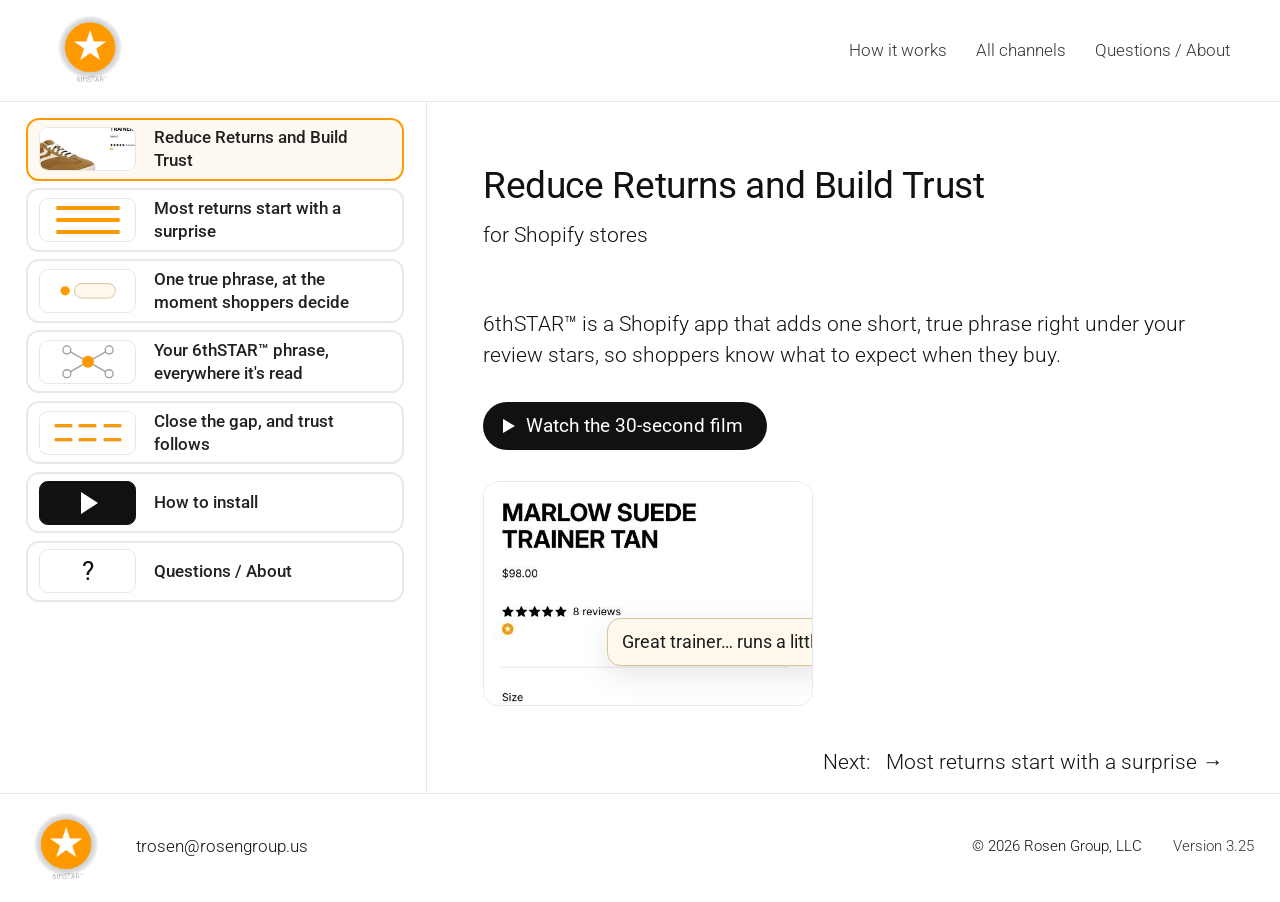
<file: index.html>
<!doctype html>
<html lang="en">
<head>
<meta charset="utf-8">
<meta name="viewport" content="width=device-width, initial-scale=1">
<title>6thSTAR™ — Reduce Returns and Build Trust</title>
<meta name="description" content="6thSTAR™ is a Shopify app that adds one short, true phrase right under your review stars, so shoppers know what to expect when they buy.">
<meta property="og:type" content="website">
<meta property="og:site_name" content="6thSTAR™">
<meta property="og:title" content="6thSTAR™ — Reduce Returns and Build Trust">
<meta property="og:description" content="6thSTAR™ is a Shopify app that adds one short, true phrase right under your review stars, so shoppers know what to expect when they buy.">
<meta property="og:image" content="https://6thstar.us/assets/og-image.jpg">
<meta property="og:image:width" content="1200">
<meta property="og:image:height" content="630">
<meta property="og:image:alt" content="Reduce Returns and Build Trust, for Shopify stores: the 6thSTAR™ phrase on a product page">
<meta name="twitter:card" content="summary_large_image">
<meta name="twitter:title" content="6thSTAR™ — Reduce Returns and Build Trust">
<meta name="twitter:description" content="6thSTAR™ is a Shopify app that adds one short, true phrase right under your review stars, so shoppers know what to expect when they buy.">
<meta name="twitter:image" content="https://6thstar.us/assets/og-image.jpg">
<link rel="icon" href="/assets/6thstar-mark-96.png">
<link rel="apple-touch-icon" href="/assets/apple-touch-icon.png">
<link rel="preload" href="/assets/fonts/roboto-300-500.woff" as="font" type="font/woff" crossorigin>
<link rel="stylesheet" href="/assets/site.css">
<link rel="canonical" href="https://6thstar.us/">
<meta property="og:url" content="https://6thstar.us/">
</head>
<body>
<header class="top"><div class="in">
  <a class="brand" href="/" aria-label="6thSTAR™ home"><img src="/assets/6thstar-mark.png" alt="6thSTAR™" width="72" height="72"></a>
  <nav>
    <a class="txt" href="/#how">How it works</a>
    <a class="txt" href="/#ai">All channels</a>
    <a class="txt" href="/#questions">Questions / About</a>
  </nav>
</div></header>
<main>

<div class="frames">
<nav class="fnav" aria-label="Sections">
  <a class="fcard" href="#top" data-for="top"><span class="fth fth-shoe"><img src="/assets/marlow-hero.jpg" alt=""></span><span class="fname">Reduce Returns and Build Trust</span></a>
  <a class="fcard" href="#why" data-for="why"><span class="fth fth-why"><i></i><i></i><i></i></span><span class="fname">Most returns start with a surprise</span></a>
  <a class="fcard" href="#how" data-for="how"><span class="fth fth-how"><svg viewBox="0 0 96 60" aria-hidden="true"><circle cx="14" cy="30" r="7" fill="#ff9900"/><rect x="28" y="19" width="62" height="22" rx="11" fill="#fff8ec" stroke="#d9c39b" stroke-width="1.5"/></svg></span><span class="fname">One true phrase, at the moment shoppers decide</span></a>
  <a class="fcard" href="#ai" data-for="ai"><span class="fth fth-ai"><svg viewBox="0 0 96 60" aria-hidden="true"><g stroke="#9a9a9a" stroke-width="2"><path d="M48 30 L16 12"/><path d="M48 30 L80 12"/><path d="M48 30 L16 48"/><path d="M48 30 L80 48"/></g><g fill="#fff" stroke="#9a9a9a" stroke-width="2"><circle cx="16" cy="12" r="6"/><circle cx="80" cy="12" r="6"/><circle cx="16" cy="48" r="6"/><circle cx="80" cy="48" r="6"/></g><circle cx="48" cy="30" r="9" fill="#ff9900"/></svg></span><span class="fname">Your 6thSTAR™ phrase, everywhere it's read</span></a>
  <a class="fcard" href="#get" data-for="get"><span class="fth fth-get"><i></i><i></i><i></i><i></i><i></i><i></i></span><span class="fname">Close the gap, and trust follows</span></a>
  <a class="fcard" href="#story" data-for="story"><span class="fth fth-film"><b></b></span><span class="fname">How to install</span></a>
  <a class="fcard" href="#questions" data-for="questions"><span class="fth fth-q">?</span><span class="fname">Questions / About</span></a>
</nav>
<div class="fpanel">
<section class="sec hero2" id="top"><div class="in intro">
  <h1>Reduce Returns and Build Trust</h1>
  <p class="for">for Shopify stores</p>
</div><div class="in two">
  <div class="words">
    <p class="sub">6thSTAR™ is a Shopify app that adds one short, true phrase right under your review stars, so shoppers know what to expect when they buy.</p>
    <div class="acts">
      <button class="playlink" type="button" data-film-open data-src="/assets/whole-story-v1-4.mp4" data-poster="/assets/whole-story-poster.jpg" data-vtt="/assets/whole-story-v1-4.vtt">Watch the 30-second film</button>
    </div>
  </div>
  <figure class="shot open hero-shot">
    <div class="frame"><picture><source media="(max-width:700px)" srcset="/assets/marlow-hero-m.jpg"><img src="/assets/marlow-hero-v2.jpg" alt="MARLOW SUEDE TRAINER TAN on 6thstar-sample: the photo, the title, the review stars, and the 6thSTAR™ phrase open under them" width="1200" height="420"></picture>
    <div class="line-pop">Great trainer… runs a little narrow across the foot…</div></div>
    
  </figure>
</div></section>

<section class="sec" id="why"><div class="in">
  <h2>Most returns start with a surprise.</h2>
  <p class="sub">The product was fine. The expectation wasn't.</p>
  <div class="cols3">
    <div><h3>Shoppers decide in seconds</h3><p>The photo, the stars and the price form an impression before a word is read.</p></div>
    <div><h3>The impression becomes the yardstick</h3><p>Whatever arrives is judged against what the shopper expected.</p></div>
    <div><h3>A missed expectation comes back</h3><p>Not because it's faulty, just not what they expected. The margin goes back with the box.</p></div>
  </div>
  <figure class="shot open page-shot">
    <div class="frame"><img src="/assets/marlow-page-card-v2.jpg" alt="MARLOW SUEDE TRAINER TAN on a product page, with the 6thSTAR™ phrase open under the review stars" width="1200" height="640" loading="lazy">
    <div class="line-pop" data-room="0.4">Great trainer… runs a little narrow across the foot…</div></div>
  </figure>
</div></section>

<section class="sec" id="how"><div class="in">
  <h2>One true phrase, at the moment shoppers decide.</h2>
  <p class="sub">There's one moment that matters: just before the shopper decides. After it, the expectation has hardened. Before it, one true thing can still shape it.</p>
  <ol class="steps">
    <li><div class="pic"><svg class="draw" viewBox="0 0 320 200" role="img" aria-label="Three sources, your product page, reviews and returns, feeding one point">
  <g font-family="Roboto, sans-serif" font-size="15" fill="#333">
    <rect x="8" y="14" width="118" height="40" rx="10" fill="#fff" stroke="#cfcfcf"/><text x="67" y="39" text-anchor="middle">Product page</text>
    <rect x="8" y="80" width="118" height="40" rx="10" fill="#fff" stroke="#cfcfcf"/><text x="67" y="105" text-anchor="middle">Reviews</text>
    <rect x="8" y="146" width="118" height="40" rx="10" fill="#fff" stroke="#cfcfcf"/><text x="67" y="171" text-anchor="middle">Returns</text>
  </g>
  <g fill="none" stroke="#bdbdbd" stroke-width="1.5">
    <path d="M126 34 C 200 34, 210 100, 262 100"/><path d="M126 100 L 262 100"/><path d="M126 166 C 200 166, 210 100, 262 100"/>
  </g>
  <circle cx="274" cy="100" r="13" fill="#ff9900"/>
</svg></div><h3>It reads your store.</h3><p>Over 100 signals compare everything shoppers are promised before they buy with what buyers experienced after: your product pages, reviews and returns.</p></li>
    <li><div class="pic"><svg class="draw" viewBox="0 0 320 200" role="img" aria-label="The one point: runs a little narrow across the foot">
  <circle cx="40" cy="100" r="13" fill="#ff9900"/>
  <path d="M53 100 L 70 100" stroke="#bdbdbd" stroke-width="1.5"/>
  <rect x="70" y="80" width="244" height="40" rx="12" fill="#fff8ec" stroke="#d9c39b"/>
  <g font-family="Roboto, sans-serif" fill="#111"><text x="82" y="105" font-size="12.5">Runs a little narrow across the foot</text></g>
</svg></div><h3>It finds the one thing shoppers don't expect.</h3><p>Stars tell what buyers said. Returns tell what they kept.</p></li>
    <li><div class="pic"><figure class="shot open mini"><div class="frame"><img src="/assets/marlow-stars.jpg" alt="MARLOW's title, price and review stars, with the 6thSTAR™ phrase open under them" width="510" height="320" loading="lazy"><div class="line-pop">Great trainer… runs a little narrow across the foot…</div></div></figure></div><h3>It says it, right under your stars.</h3><p>First it confirms the choice, then it tells the truth, the way a friend would: "Great trainer… runs a little narrow across the foot…"</p></li>
  </ol>
</div></section>

<section class="sec" id="ai"><div class="in two">
  <div class="words">
    <h2>Your 6thSTAR™ phrase, everywhere it's read.</h2>
    <p class="sub">Every shopper. Every AI shopper.</p>
    <ul class="ticks">
      <li>Shoppers see it on your product page and in your description.</li>
      <li>AI shoppers read the same phrase in your product record, through Shopify to ChatGPT and Copilot, and on the open web beside the star.</li>
      <li>You choose the channels: AI shoppers, product pages, descriptions, Instagram, Gorgias.</li>
    </ul>
  </div>
  <div class="pic"><div class="chan-wide"><svg class="draw channels" viewBox="0 36 520 328" role="img" aria-label="The product record in the centre, with lines out to the product page, the description, AI shoppers through Shopify, the open web, Instagram and Gorgias">
  <g stroke="#bdbdbd" stroke-width="1.5" fill="none">
    <path d="M260 200 L 92 64"/><path d="M260 200 L 428 64"/><path d="M260 200 L 52 200"/><path d="M260 200 L 468 200"/><path d="M260 200 L 92 336"/><path d="M260 200 L 428 336"/>
  </g>
  <g font-family="Roboto, sans-serif" font-size="16" fill="#333" text-anchor="middle">
    <rect x="12" y="42" width="160" height="44" rx="22" fill="#fff" stroke="#cfcfcf"/><text x="92" y="69">Product page</text>
    <rect x="348" y="42" width="160" height="44" rx="22" fill="#fff" stroke="#cfcfcf"/><text x="428" y="69">Description</text>
    <rect x="2" y="178" width="140" height="44" rx="22" fill="#fff" stroke="#cfcfcf"/><text x="72" y="205">Open web</text>
    <rect x="378" y="166" width="140" height="68" rx="22" fill="#fff" stroke="#cfcfcf"/><text x="448" y="195">AI shoppers</text><text x="448" y="216" font-size="13" fill="#222">through Shopify</text>
    <rect x="12" y="314" width="160" height="44" rx="22" fill="#fff" stroke="#cfcfcf"/><text x="92" y="341">Instagram</text>
    <rect x="348" y="314" width="160" height="44" rx="22" fill="#fff" stroke="#cfcfcf"/><text x="428" y="341">Gorgias</text>
    <rect x="170" y="158" width="180" height="84" rx="14" fill="#fff8ec" stroke="#d9c39b"/>
    <text x="260" y="195" font-size="18" font-weight="500" fill="#111">Product record</text><text x="260" y="220" font-size="14" fill="#222">with the 6thSTAR™ phrase</text>
  </g>
</svg></div>
    <div class="chan-list" aria-hidden="true"><p class="rec">Product record</p><ul><li>Product page</li><li>Description</li><li>AI shoppers <span>through Shopify</span></li><li>Open web</li><li>Instagram</li><li>Gorgias</li></ul></div></div>
</div></section>

<section class="sec" id="get"><div class="in">
  <h2>Close the gap, and trust follows.</h2>
  <p class="sub">Be right, product after product, and shoppers and the AI shoppers that choose for them learn to rely on you.</p>
  <div class="tiles">
    <div class="tile"><h3>Lower returns.</h3><p>Fewer surprises, fewer boxes coming back.</p></div>
    <div class="tile"><h3>More shopper trust.</h3><p>What arrives is what they expected.</p></div>
    <div class="tile"><h3>More AI-shopper trust.</h3><p>Agents read what buyers kept, not only what they said.</p></div>
    <div class="tile"><h3>Your words, untouched.</h3><p>6thSTAR™ only adds. It never rewrites your copy.</p></div>
    <div class="tile"><h3>Your brand's voice.</h3><p>Your own praise words lead every 6thSTAR™ phrase, and you can edit them.</p></div>
    <div class="tile"><h3>See it working.</h3><p>Live Results shows returns before, forecast and actual, down to each product.</p></div>
  </div>
</div></section>

<section class="sec" id="story"><div class="in story-big">
  <h2>How to install 6thSTAR™.</h2>
  <p class="sub">Seven steps, right inside your Shopify admin.</p>
  <div class="film" role="button" tabindex="0" aria-label="Watch How to install 6thSTAR™"
       data-src="/assets/how-to-install-v1-4.mp4" data-poster="/assets/how-to-install-poster-v1-1.jpg" data-vtt="/assets/how-to-install-v1-4.vtt">
    <div class="poster"><img class="film-mark" src="/assets/6thstar-mark.png" alt="6thSTAR™" width="72" height="72"><p>How to install 6thSTAR™</p></div>
    <span class="play">Watch how to install</span>
  </div>
</div></section>

<section class="sec" id="questions"><div class="in faq2">
  <h2 class="qh">Questions</h2>
  <p class="sub">Short answers to what retailers ask first.</p>
  <div class="qcols"><div><details><summary>What appears on my page?</summary><p>A small 6thSTAR™, right under your review stars. A shopper points at it (or taps it on a phone) and the 6thSTAR™ phrase opens. Nothing else on your page changes.</p></details><details><summary>Which themes work?</summary><p>Themes with app blocks, such as Shopify's own Horizon: you place the 6thSTAR™ phrase under your review stars in the theme editor, and 6thSTAR™'s setup guide shows each click. On a theme without app blocks there's nothing to place; your star still shows.</p></details><details><summary>What data does it read?</summary><p>Your products, photos and descriptions; your orders and returns, with return reasons and the notes buyers write; your return policy; your reviews; and your public website, to write your brief. It doesn't ask Shopify for a buyer's name, email, phone number or address.</p></details><details><summary>How long until my 6thSTAR™ phrases are ready?</summary><p>Installing takes about 20 minutes. Writing your 6thSTAR™ phrases then depends on how many products you have. You read them before anything goes live.</p></details></div><div><details><summary>Will it cost me sales?</summary><p>No. Each 6thSTAR™ phrase first confirms the shopper's choice, then adds the one thing worth knowing, the way a friend would.</p></details><details><summary>What happens if I uninstall?</summary><p>Uninstall from 6thSTAR™'s Settings and it clears everything it added: the 6thSTAR™ phrase, the description sentences, the AI shoppers field and its records. If you uninstall from Shopify's own screen instead, the description sentences stay until you remove them.</p></details><details><summary>Who do I contact?</summary><p><a href="mailto:trosen@rosengroup.us">trosen@rosengroup.us</a></p></details></div></div>
</div><div class="in about" id="about">
  <h2>About 6thSTAR™</h2>
  <p class="about-text">I've spent nearly fifty years in retail, and the costliest returns I've seen weren't defects. They were surprises. Every shopper buys an expectation first, formed in seconds from a photo, the stars and a price. Then the product arrives, and that expectation meets lived reality. When the two match, the shopper keeps it and trusts the store. When they don't, the box comes back, even when nothing is wrong. I built 6thSTAR™ to close that gap before the sale. I'm confident it will work because disappointment is always measured against expectation. Get the expectation right, and trust follows.</p>
  <p class="about-sig">Tracy Rosen, founder</p>
  <p class="about-date">November, 2026</p>
</div></section>
</div></div>

</main>
<footer class="foot"><div class="in">
  <img src="/assets/6thstar-mark.png" alt="6thSTAR™" width="72" height="72">
  <nav><a href="mailto:trosen@rosengroup.us">trosen@rosengroup.us</a></nav>
  <span class="copy">&copy; 2026 Rosen Group, LLC</span>
  <span class="ver">Version 3.25</span>
</div></footer>
<script src="/assets/site.js"></script>
</body>
</html>
</file>
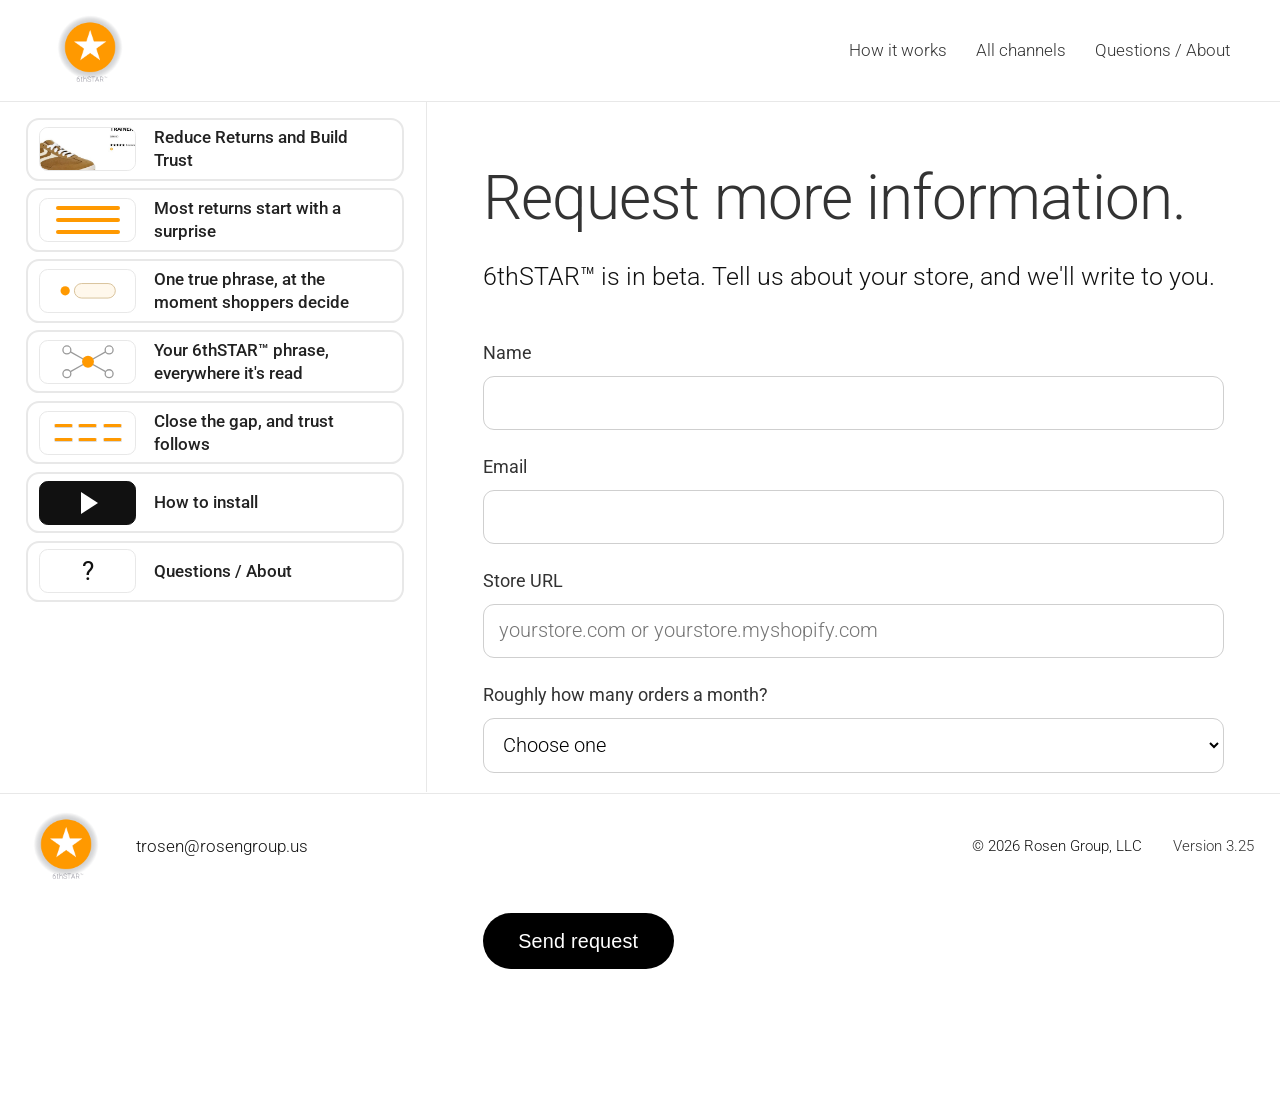
<file: beta/index.html>
<!doctype html>
<html lang="en">
<head>
<meta charset="utf-8">
<meta name="viewport" content="width=device-width, initial-scale=1">
<title>6thSTAR™ — Request more information</title>
<meta name="description" content="Request more information about 6thSTAR™ for your Shopify store.">
<meta property="og:type" content="website">
<meta property="og:site_name" content="6thSTAR™">
<meta property="og:title" content="6thSTAR™ — Request more information">
<meta property="og:description" content="Request more information about 6thSTAR™ for your Shopify store.">
<meta property="og:image" content="https://6thstar.us/assets/og-image.jpg">
<meta property="og:image:width" content="1200">
<meta property="og:image:height" content="630">
<meta property="og:image:alt" content="Reduce Returns and Build Trust, for Shopify stores: the 6thSTAR™ phrase on a product page">
<meta name="twitter:card" content="summary_large_image">
<meta name="twitter:title" content="6thSTAR™ — Request more information">
<meta name="twitter:description" content="Request more information about 6thSTAR™ for your Shopify store.">
<meta name="twitter:image" content="https://6thstar.us/assets/og-image.jpg">
<link rel="icon" href="/assets/6thstar-mark-96.png">
<link rel="apple-touch-icon" href="/assets/apple-touch-icon.png">
<link rel="preload" href="/assets/fonts/roboto-300-500.woff" as="font" type="font/woff" crossorigin>
<link rel="stylesheet" href="/assets/site.css">
<link rel="canonical" href="https://6thstar.us/beta/">
<meta property="og:url" content="https://6thstar.us/beta/">
</head>
<body>
<header class="top"><div class="in">
  <a class="brand" href="/" aria-label="6thSTAR™ home"><img src="/assets/6thstar-mark.png" alt="6thSTAR™" width="72" height="72"></a>
  <nav>
    <a class="txt" href="/#how">How it works</a>
    <a class="txt" href="/#ai">All channels</a>
    <a class="txt" href="/#questions">Questions / About</a>
  </nav>
</div></header>
<main>
<div class="frames"><nav class="fnav" aria-label="Sections">
  <a class="fcard" href="/#top" data-for="top"><span class="fth fth-shoe"><img src="/assets/marlow-hero.jpg" alt=""></span><span class="fname">Reduce Returns and Build Trust</span></a>
  <a class="fcard" href="/#why" data-for="why"><span class="fth fth-why"><i></i><i></i><i></i></span><span class="fname">Most returns start with a surprise</span></a>
  <a class="fcard" href="/#how" data-for="how"><span class="fth fth-how"><svg viewBox="0 0 96 60" aria-hidden="true"><circle cx="14" cy="30" r="7" fill="#ff9900"/><rect x="28" y="19" width="62" height="22" rx="11" fill="#fff8ec" stroke="#d9c39b" stroke-width="1.5"/></svg></span><span class="fname">One true phrase, at the moment shoppers decide</span></a>
  <a class="fcard" href="/#ai" data-for="ai"><span class="fth fth-ai"><svg viewBox="0 0 96 60" aria-hidden="true"><g stroke="#9a9a9a" stroke-width="2"><path d="M48 30 L16 12"/><path d="M48 30 L80 12"/><path d="M48 30 L16 48"/><path d="M48 30 L80 48"/></g><g fill="#fff" stroke="#9a9a9a" stroke-width="2"><circle cx="16" cy="12" r="6"/><circle cx="80" cy="12" r="6"/><circle cx="16" cy="48" r="6"/><circle cx="80" cy="48" r="6"/></g><circle cx="48" cy="30" r="9" fill="#ff9900"/></svg></span><span class="fname">Your 6thSTAR™ phrase, everywhere it's read</span></a>
  <a class="fcard" href="/#get" data-for="get"><span class="fth fth-get"><i></i><i></i><i></i><i></i><i></i><i></i></span><span class="fname">Close the gap, and trust follows</span></a>
  <a class="fcard" href="/#story" data-for="story"><span class="fth fth-film"><b></b></span><span class="fname">How to install</span></a>
  <a class="fcard" href="/#questions" data-for="questions"><span class="fth fth-q">?</span><span class="fname">Questions / About</span></a>
</nav>
<div class="fpanel fpage">

<div class="page">
  <h1>Request more information.</h1>
  <p class="lead">6thSTAR™ is in beta. Tell us about your store, and we'll write to you.</p>
  <form class="beta" novalidate>
    <label>Name<input name="name" autocomplete="name" required></label>
    <label>Email<input name="email" type="email" autocomplete="email" required></label>
    <label>Store URL<input name="store" type="text" inputmode="url" placeholder="yourstore.com or yourstore.myshopify.com" required></label>
    <label>Roughly how many orders a month?
      <select name="orders" required>
        <option value="">Choose one</option>
        <option>Under 100</option><option>100 to 500</option><option>500 to 2,000</option>
        <option>2,000 to 10,000</option><option>Over 10,000</option>
      </select></label>
    <label>How long has the store been selling?
      <select name="selling" required>
        <option value="">Choose one</option>
        <option>Under a year</option><option>1 to 3 years</option><option>Over 3 years</option>
      </select></label>
    <label class="trap" aria-hidden="true">Leave this empty<input name="website" tabindex="-1" autocomplete="off"></label>
    <div><button class="btn lg" type="submit">Send request</button></div>
    <p class="formerr" role="alert" hidden></p>
  </form>
  <div class="thanks" role="status">
    <h2 style="font-size:32px">Thank you. We'll write to you within two business days.</h2>
    <p class="lead">Questions in the meantime: <a href="mailto:trosen@rosengroup.us">trosen@rosengroup.us</a></p>
  </div>
</div>
</div></div>
</main>
<footer class="foot"><div class="in">
  <img src="/assets/6thstar-mark.png" alt="6thSTAR™" width="72" height="72">
  <nav><a href="mailto:trosen@rosengroup.us">trosen@rosengroup.us</a></nav>
  <span class="copy">&copy; 2026 Rosen Group, LLC</span>
  <span class="ver">Version 3.25</span>
</div></footer>
<script src="/assets/site.js"></script>
</body>
</html>
</file>
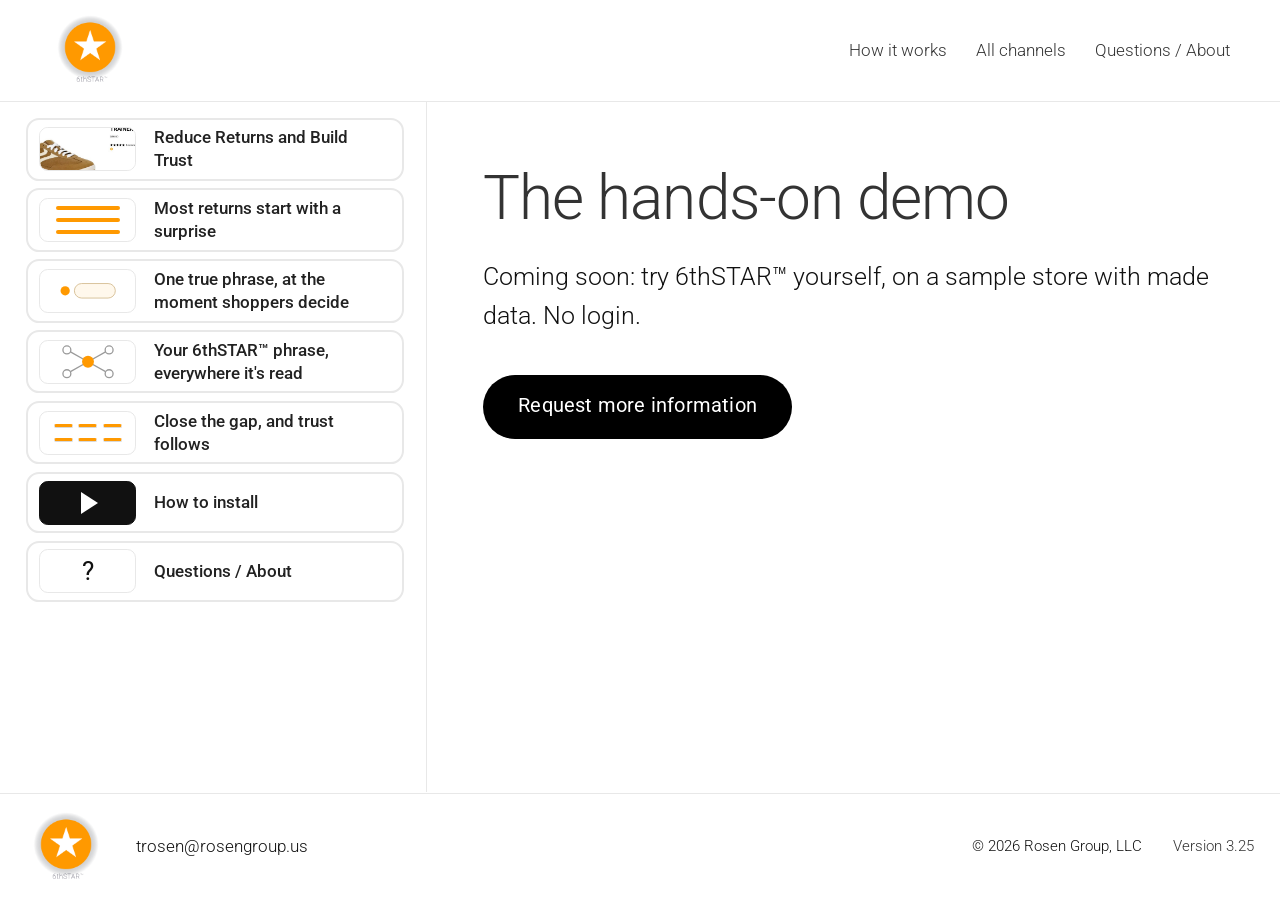
<file: demo/index.html>
<!doctype html>
<html lang="en">
<head>
<meta charset="utf-8">
<meta name="viewport" content="width=device-width, initial-scale=1">
<title>6thSTAR™ demo</title>
<meta name="description" content="A hands-on 6thSTAR™ demo.">
<meta property="og:type" content="website">
<meta property="og:site_name" content="6thSTAR™">
<meta property="og:title" content="6thSTAR™ demo">
<meta property="og:description" content="A hands-on 6thSTAR™ demo.">
<meta property="og:image" content="https://6thstar.us/assets/og-image.jpg">
<meta property="og:image:width" content="1200">
<meta property="og:image:height" content="630">
<meta property="og:image:alt" content="Reduce Returns and Build Trust, for Shopify stores: the 6thSTAR™ phrase on a product page">
<meta name="twitter:card" content="summary_large_image">
<meta name="twitter:title" content="6thSTAR™ demo">
<meta name="twitter:description" content="A hands-on 6thSTAR™ demo.">
<meta name="twitter:image" content="https://6thstar.us/assets/og-image.jpg">
<link rel="icon" href="/assets/6thstar-mark-96.png">
<link rel="apple-touch-icon" href="/assets/apple-touch-icon.png">
<link rel="preload" href="/assets/fonts/roboto-300-500.woff" as="font" type="font/woff" crossorigin>
<link rel="stylesheet" href="/assets/site.css">
<link rel="canonical" href="https://6thstar.us/demo/">
<meta property="og:url" content="https://6thstar.us/demo/">
</head>
<body>
<header class="top"><div class="in">
  <a class="brand" href="/" aria-label="6thSTAR™ home"><img src="/assets/6thstar-mark.png" alt="6thSTAR™" width="72" height="72"></a>
  <nav>
    <a class="txt" href="/#how">How it works</a>
    <a class="txt" href="/#ai">All channels</a>
    <a class="txt" href="/#questions">Questions / About</a>
  </nav>
</div></header>
<main>
<div class="frames"><nav class="fnav" aria-label="Sections">
  <a class="fcard" href="/#top" data-for="top"><span class="fth fth-shoe"><img src="/assets/marlow-hero.jpg" alt=""></span><span class="fname">Reduce Returns and Build Trust</span></a>
  <a class="fcard" href="/#why" data-for="why"><span class="fth fth-why"><i></i><i></i><i></i></span><span class="fname">Most returns start with a surprise</span></a>
  <a class="fcard" href="/#how" data-for="how"><span class="fth fth-how"><svg viewBox="0 0 96 60" aria-hidden="true"><circle cx="14" cy="30" r="7" fill="#ff9900"/><rect x="28" y="19" width="62" height="22" rx="11" fill="#fff8ec" stroke="#d9c39b" stroke-width="1.5"/></svg></span><span class="fname">One true phrase, at the moment shoppers decide</span></a>
  <a class="fcard" href="/#ai" data-for="ai"><span class="fth fth-ai"><svg viewBox="0 0 96 60" aria-hidden="true"><g stroke="#9a9a9a" stroke-width="2"><path d="M48 30 L16 12"/><path d="M48 30 L80 12"/><path d="M48 30 L16 48"/><path d="M48 30 L80 48"/></g><g fill="#fff" stroke="#9a9a9a" stroke-width="2"><circle cx="16" cy="12" r="6"/><circle cx="80" cy="12" r="6"/><circle cx="16" cy="48" r="6"/><circle cx="80" cy="48" r="6"/></g><circle cx="48" cy="30" r="9" fill="#ff9900"/></svg></span><span class="fname">Your 6thSTAR™ phrase, everywhere it's read</span></a>
  <a class="fcard" href="/#get" data-for="get"><span class="fth fth-get"><i></i><i></i><i></i><i></i><i></i><i></i></span><span class="fname">Close the gap, and trust follows</span></a>
  <a class="fcard" href="/#story" data-for="story"><span class="fth fth-film"><b></b></span><span class="fname">How to install</span></a>
  <a class="fcard" href="/#questions" data-for="questions"><span class="fth fth-q">?</span><span class="fname">Questions / About</span></a>
</nav>
<div class="fpanel fpage">

<div class="page">
  <h1>The hands-on demo</h1>
  <p class="lead">Coming soon: try 6thSTAR™ yourself, on a sample store with made data. No login.</p>
  <div class="cta"><a class="btn lg" data-install href="/beta/">Request more information</a></div>
</div>
</div></div>
</main>
<footer class="foot"><div class="in">
  <img src="/assets/6thstar-mark.png" alt="6thSTAR™" width="72" height="72">
  <nav><a href="mailto:trosen@rosengroup.us">trosen@rosengroup.us</a></nav>
  <span class="copy">&copy; 2026 Rosen Group, LLC</span>
  <span class="ver">Version 3.25</span>
</div></footer>
<script src="/assets/site.js"></script>
</body>
</html>
</file>
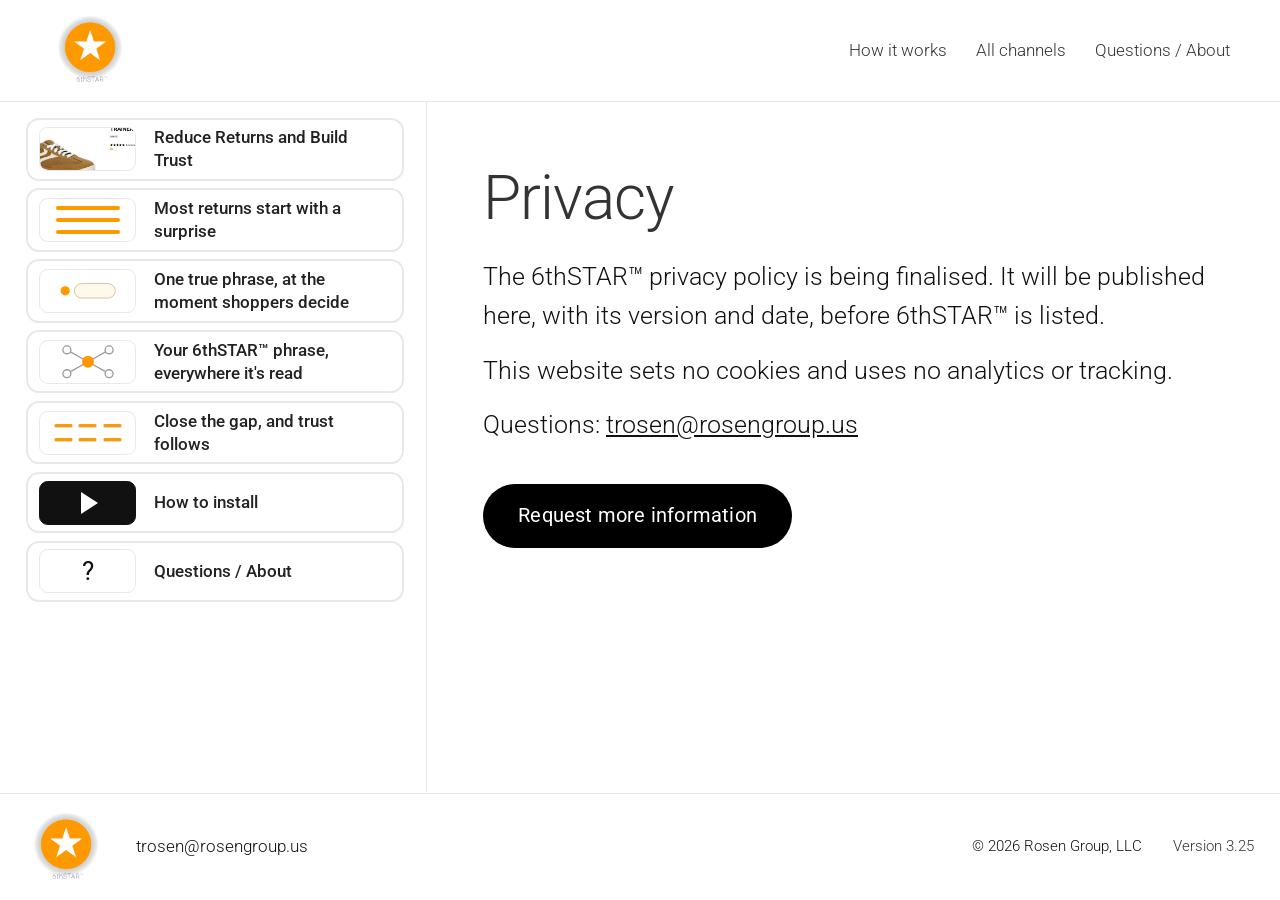
<file: privacy/index.html>
<!doctype html>
<html lang="en">
<head>
<meta charset="utf-8">
<meta name="viewport" content="width=device-width, initial-scale=1">
<title>6thSTAR™ privacy</title>
<meta name="description" content="The 6thSTAR™ privacy policy.">
<meta property="og:type" content="website">
<meta property="og:site_name" content="6thSTAR™">
<meta property="og:title" content="6thSTAR™ privacy">
<meta property="og:description" content="The 6thSTAR™ privacy policy.">
<meta property="og:image" content="https://6thstar.us/assets/og-image.jpg">
<meta property="og:image:width" content="1200">
<meta property="og:image:height" content="630">
<meta property="og:image:alt" content="Reduce Returns and Build Trust, for Shopify stores: the 6thSTAR™ phrase on a product page">
<meta name="twitter:card" content="summary_large_image">
<meta name="twitter:title" content="6thSTAR™ privacy">
<meta name="twitter:description" content="The 6thSTAR™ privacy policy.">
<meta name="twitter:image" content="https://6thstar.us/assets/og-image.jpg">
<link rel="icon" href="/assets/6thstar-mark-96.png">
<link rel="apple-touch-icon" href="/assets/apple-touch-icon.png">
<link rel="preload" href="/assets/fonts/roboto-300-500.woff" as="font" type="font/woff" crossorigin>
<link rel="stylesheet" href="/assets/site.css">
<link rel="canonical" href="https://6thstar.us/privacy/">
<meta property="og:url" content="https://6thstar.us/privacy/">
<meta name="robots" content="noindex">
</head>
<body>
<header class="top"><div class="in">
  <a class="brand" href="/" aria-label="6thSTAR™ home"><img src="/assets/6thstar-mark.png" alt="6thSTAR™" width="72" height="72"></a>
  <nav>
    <a class="txt" href="/#how">How it works</a>
    <a class="txt" href="/#ai">All channels</a>
    <a class="txt" href="/#questions">Questions / About</a>
  </nav>
</div></header>
<main>
<div class="frames"><nav class="fnav" aria-label="Sections">
  <a class="fcard" href="/#top" data-for="top"><span class="fth fth-shoe"><img src="/assets/marlow-hero.jpg" alt=""></span><span class="fname">Reduce Returns and Build Trust</span></a>
  <a class="fcard" href="/#why" data-for="why"><span class="fth fth-why"><i></i><i></i><i></i></span><span class="fname">Most returns start with a surprise</span></a>
  <a class="fcard" href="/#how" data-for="how"><span class="fth fth-how"><svg viewBox="0 0 96 60" aria-hidden="true"><circle cx="14" cy="30" r="7" fill="#ff9900"/><rect x="28" y="19" width="62" height="22" rx="11" fill="#fff8ec" stroke="#d9c39b" stroke-width="1.5"/></svg></span><span class="fname">One true phrase, at the moment shoppers decide</span></a>
  <a class="fcard" href="/#ai" data-for="ai"><span class="fth fth-ai"><svg viewBox="0 0 96 60" aria-hidden="true"><g stroke="#9a9a9a" stroke-width="2"><path d="M48 30 L16 12"/><path d="M48 30 L80 12"/><path d="M48 30 L16 48"/><path d="M48 30 L80 48"/></g><g fill="#fff" stroke="#9a9a9a" stroke-width="2"><circle cx="16" cy="12" r="6"/><circle cx="80" cy="12" r="6"/><circle cx="16" cy="48" r="6"/><circle cx="80" cy="48" r="6"/></g><circle cx="48" cy="30" r="9" fill="#ff9900"/></svg></span><span class="fname">Your 6thSTAR™ phrase, everywhere it's read</span></a>
  <a class="fcard" href="/#get" data-for="get"><span class="fth fth-get"><i></i><i></i><i></i><i></i><i></i><i></i></span><span class="fname">Close the gap, and trust follows</span></a>
  <a class="fcard" href="/#story" data-for="story"><span class="fth fth-film"><b></b></span><span class="fname">How to install</span></a>
  <a class="fcard" href="/#questions" data-for="questions"><span class="fth fth-q">?</span><span class="fname">Questions / About</span></a>
</nav>
<div class="fpanel fpage">

<div class="page">
  <h1>Privacy</h1>
  <p class="lead">The 6thSTAR™ privacy policy is being finalised. It will be published here, with its version and date, before 6thSTAR™ is listed.</p><p class="lead">This website sets no cookies and uses no analytics or tracking.</p><p class="lead">Questions: <a href="mailto:trosen@rosengroup.us">trosen@rosengroup.us</a></p>
  <div class="cta"><a class="btn lg" data-install href="/beta/">Request more information</a></div>
</div>
</div></div>
</main>
<footer class="foot"><div class="in">
  <img src="/assets/6thstar-mark.png" alt="6thSTAR™" width="72" height="72">
  <nav><a href="mailto:trosen@rosengroup.us">trosen@rosengroup.us</a></nav>
  <span class="copy">&copy; 2026 Rosen Group, LLC</span>
  <span class="ver">Version 3.25</span>
</div></footer>
<script src="/assets/site.js"></script>
</body>
</html>
</file>
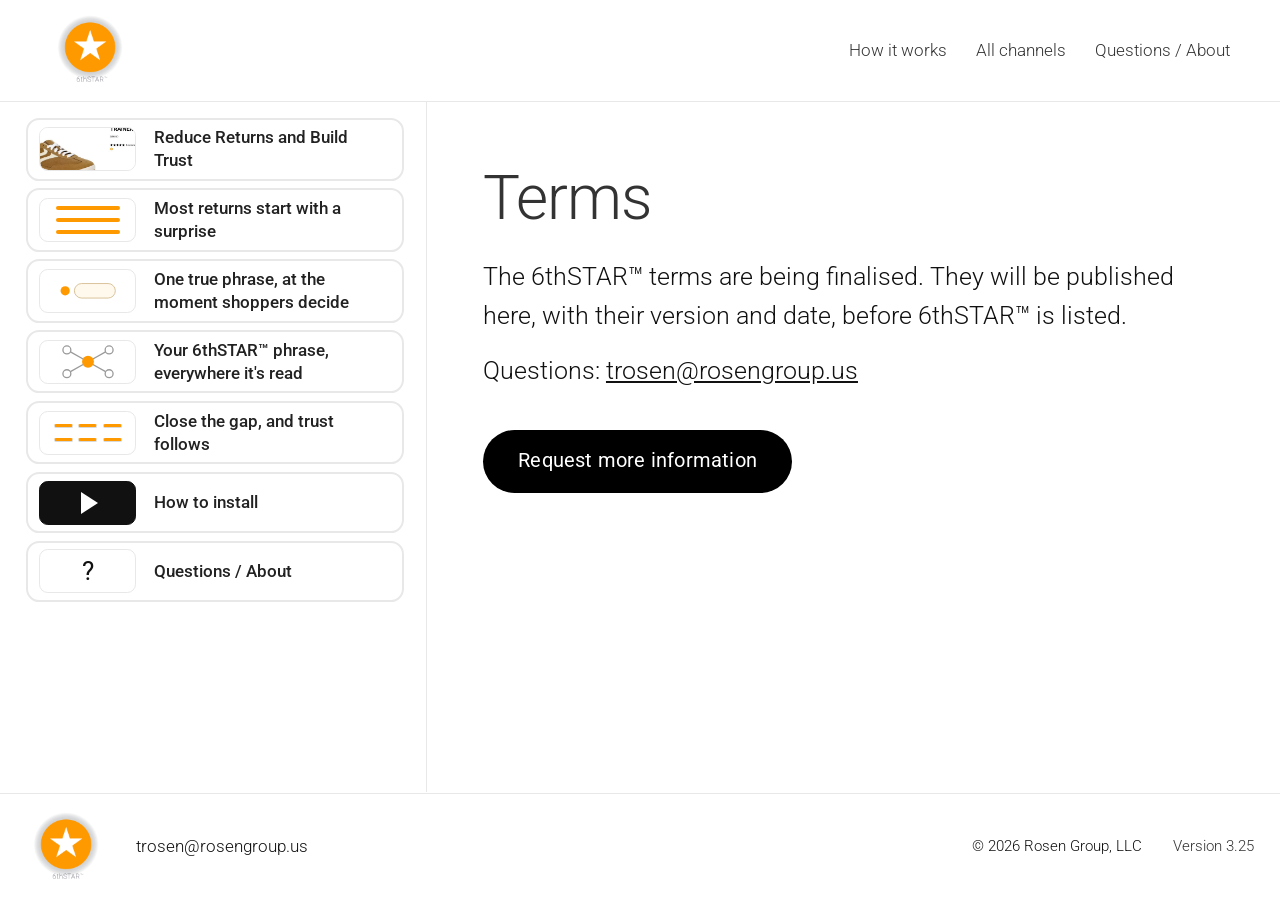
<file: terms/index.html>
<!doctype html>
<html lang="en">
<head>
<meta charset="utf-8">
<meta name="viewport" content="width=device-width, initial-scale=1">
<title>6thSTAR™ terms</title>
<meta name="description" content="The 6thSTAR™ terms of service.">
<meta property="og:type" content="website">
<meta property="og:site_name" content="6thSTAR™">
<meta property="og:title" content="6thSTAR™ terms">
<meta property="og:description" content="The 6thSTAR™ terms of service.">
<meta property="og:image" content="https://6thstar.us/assets/og-image.jpg">
<meta property="og:image:width" content="1200">
<meta property="og:image:height" content="630">
<meta property="og:image:alt" content="Reduce Returns and Build Trust, for Shopify stores: the 6thSTAR™ phrase on a product page">
<meta name="twitter:card" content="summary_large_image">
<meta name="twitter:title" content="6thSTAR™ terms">
<meta name="twitter:description" content="The 6thSTAR™ terms of service.">
<meta name="twitter:image" content="https://6thstar.us/assets/og-image.jpg">
<link rel="icon" href="/assets/6thstar-mark-96.png">
<link rel="apple-touch-icon" href="/assets/apple-touch-icon.png">
<link rel="preload" href="/assets/fonts/roboto-300-500.woff" as="font" type="font/woff" crossorigin>
<link rel="stylesheet" href="/assets/site.css">
<link rel="canonical" href="https://6thstar.us/terms/">
<meta property="og:url" content="https://6thstar.us/terms/">
<meta name="robots" content="noindex">
</head>
<body>
<header class="top"><div class="in">
  <a class="brand" href="/" aria-label="6thSTAR™ home"><img src="/assets/6thstar-mark.png" alt="6thSTAR™" width="72" height="72"></a>
  <nav>
    <a class="txt" href="/#how">How it works</a>
    <a class="txt" href="/#ai">All channels</a>
    <a class="txt" href="/#questions">Questions / About</a>
  </nav>
</div></header>
<main>
<div class="frames"><nav class="fnav" aria-label="Sections">
  <a class="fcard" href="/#top" data-for="top"><span class="fth fth-shoe"><img src="/assets/marlow-hero.jpg" alt=""></span><span class="fname">Reduce Returns and Build Trust</span></a>
  <a class="fcard" href="/#why" data-for="why"><span class="fth fth-why"><i></i><i></i><i></i></span><span class="fname">Most returns start with a surprise</span></a>
  <a class="fcard" href="/#how" data-for="how"><span class="fth fth-how"><svg viewBox="0 0 96 60" aria-hidden="true"><circle cx="14" cy="30" r="7" fill="#ff9900"/><rect x="28" y="19" width="62" height="22" rx="11" fill="#fff8ec" stroke="#d9c39b" stroke-width="1.5"/></svg></span><span class="fname">One true phrase, at the moment shoppers decide</span></a>
  <a class="fcard" href="/#ai" data-for="ai"><span class="fth fth-ai"><svg viewBox="0 0 96 60" aria-hidden="true"><g stroke="#9a9a9a" stroke-width="2"><path d="M48 30 L16 12"/><path d="M48 30 L80 12"/><path d="M48 30 L16 48"/><path d="M48 30 L80 48"/></g><g fill="#fff" stroke="#9a9a9a" stroke-width="2"><circle cx="16" cy="12" r="6"/><circle cx="80" cy="12" r="6"/><circle cx="16" cy="48" r="6"/><circle cx="80" cy="48" r="6"/></g><circle cx="48" cy="30" r="9" fill="#ff9900"/></svg></span><span class="fname">Your 6thSTAR™ phrase, everywhere it's read</span></a>
  <a class="fcard" href="/#get" data-for="get"><span class="fth fth-get"><i></i><i></i><i></i><i></i><i></i><i></i></span><span class="fname">Close the gap, and trust follows</span></a>
  <a class="fcard" href="/#story" data-for="story"><span class="fth fth-film"><b></b></span><span class="fname">How to install</span></a>
  <a class="fcard" href="/#questions" data-for="questions"><span class="fth fth-q">?</span><span class="fname">Questions / About</span></a>
</nav>
<div class="fpanel fpage">

<div class="page">
  <h1>Terms</h1>
  <p class="lead">The 6thSTAR™ terms are being finalised. They will be published here, with their version and date, before 6thSTAR™ is listed.</p><p class="lead">Questions: <a href="mailto:trosen@rosengroup.us">trosen@rosengroup.us</a></p>
  <div class="cta"><a class="btn lg" data-install href="/beta/">Request more information</a></div>
</div>
</div></div>
</main>
<footer class="foot"><div class="in">
  <img src="/assets/6thstar-mark.png" alt="6thSTAR™" width="72" height="72">
  <nav><a href="mailto:trosen@rosengroup.us">trosen@rosengroup.us</a></nav>
  <span class="copy">&copy; 2026 Rosen Group, LLC</span>
  <span class="ver">Version 3.25</span>
</div></footer>
<script src="/assets/site.js"></script>
</body>
</html>
</file>
<file: assets/site.css>
/* 6thSTAR site v1.1 — white, plain, one idea per screen. Roboto (self-hosted, no outside requests). */
@font-face{font-family:"Roboto";src:url("/assets/fonts/roboto-300-500.woff") format("woff");font-weight:300 500;font-display:swap}
:root{
  color-scheme:light;
  --ink:#000; --ink-2:#3a3a3a; --muted:#6b6b6b; --rule:#e8e8e8; --sunk:#f6f6f4;
  --gold:#ff9900; --gold-ink:#a86200; --line-bg:#fff8ec; --line-edge:#d9c39b;
  --btn:#000; --btn-ink:#fff;
  --max:1080px; --gutter:24px;
}
*{box-sizing:border-box;margin:0;padding:0}
html{-webkit-text-size-adjust:100%;scroll-behavior:smooth}
body{background:#fff;color:var(--ink);font-family:"Roboto","Helvetica Neue",Arial,sans-serif;font-weight:300;line-height:1.55;font-size:18px}
img,video{display:block;max-width:100%;height:auto}
a{color:inherit}
:focus-visible{outline:2px solid var(--gold);outline-offset:3px}

/* Header: the mark, and the one action, always in reach */
.top{position:sticky;top:0;z-index:50;background:rgba(255,255,255,.92);backdrop-filter:saturate(1.4) blur(10px);-webkit-backdrop-filter:saturate(1.4) blur(10px);border-bottom:1px solid var(--rule)}
.top .in{max-width:var(--max);margin:0 auto;padding:10px var(--gutter);display:flex;align-items:center;justify-content:space-between;gap:16px}
.brand{display:flex;align-items:center;text-decoration:none}
.brand img{width:44px;height:44px}
.top nav{display:flex;align-items:center;gap:22px;font-size:15px}
.top nav a.txt{text-decoration:none;color:var(--ink-2)}
.top nav a.txt:hover{color:var(--ink)}
@media (max-width:560px){.top nav a.txt{display:none}}

.btn{display:inline-block;background:var(--btn);color:var(--btn-ink);text-decoration:none;font-weight:400;font-size:16px;letter-spacing:.01em;padding:12px 24px;border-radius:999px;border:0;cursor:pointer;white-space:nowrap}
.btn:hover{background:#222}
.btn.sm{font-size:14px;padding:9px 18px}
.btn.lg{font-size:18px;padding:15px 32px}

/* Beats: one idea per screen */
.beat{min-height:86vh;display:flex;align-items:center;padding:96px var(--gutter);border-bottom:1px solid var(--rule)}
.beat:last-of-type{border-bottom:0}
.beat .in{max-width:var(--max);margin:0 auto;width:100%}
.beat.narrow .in{max-width:760px}
.center{text-align:center}
h1,h2{font-weight:300;letter-spacing:-.015em;line-height:1.12}
h1{font-size:clamp(40px,6.4vw,76px)}
h2{font-size:clamp(32px,4.8vw,56px)}
.lead{font-size:clamp(19px,2vw,23px);color:#5f5f5f;margin-top:22px;max-width:680px}
.center .lead{margin-left:auto;margin-right:auto}
.lead+.lead{margin-top:14px}
.speaks{font-size:clamp(24px,3vw,34px);font-weight:400;margin-top:36px}
.cta{margin-top:36px;display:flex;gap:18px;align-items:center;flex-wrap:wrap}
.center .cta{justify-content:center}
.note{font-size:14px;color:var(--muted);margin-top:18px}
.hero .mark{width:min(150px,34vw);margin:0 auto 34px}

/* Films: never play by themselves; a still with a label until clicked */
.film{position:relative;margin:56px auto 0;max-width:760px;border-radius:14px;overflow:hidden;background:var(--sunk);box-shadow:0 1px 0 var(--rule),0 18px 50px rgba(0,0,0,.07);cursor:pointer}
.film img,.film video{width:100%;aspect-ratio:16/9;object-fit:cover}
.film .play{position:absolute;left:18px;bottom:16px;display:flex;align-items:center;gap:10px;background:rgba(255,255,255,.94);color:var(--ink);border:0;border-radius:999px;padding:9px 16px 9px 12px;font:400 15px "Roboto",sans-serif;cursor:pointer}
.film .play::before{content:"";width:0;height:0;border-left:11px solid var(--ink);border-top:7px solid transparent;border-bottom:7px solid transparent;margin-left:4px}
.film.soon{cursor:default}
.film.soon .play{cursor:default}
.film.soon .play::before{display:none}

/* The product page images (6thstar-sample, made data) */
.shot{position:relative;margin:56px auto 0;max-width:980px;border-radius:14px;overflow:hidden;border:1px solid var(--rule);background:#fff}
.shot img{width:100%}
.tag{position:absolute;top:12px;right:12px;background:rgba(30,30,30,.82);color:#fff;font-size:12px;padding:5px 11px;border-radius:999px;letter-spacing:.01em;z-index:3}
/* Beat 4: everything dimmed except the space under the stars */
.spot-hole{position:absolute;left:59.0%;top:42.4%;width:38.6%;height:6.6%;border-radius:8px;box-shadow:0 0 0 2000px rgba(255,255,255,.80),0 0 0 2003px rgba(0,0,0,.04);z-index:2;pointer-events:none}
/* Beat 5: the star opens the line on hover, focus or tap */
.star-hit{position:absolute;left:59.3%;top:42.9%;width:2.6%;aspect-ratio:1;border-radius:50%;background:transparent;border:0;cursor:pointer;z-index:4}
.star-hit::after{content:"";position:absolute;inset:-60%;border-radius:50%;border:2px solid var(--gold);opacity:.0;animation:ring 2.4s ease-out infinite}
@keyframes ring{0%{transform:scale(.5);opacity:.9}70%{opacity:0}100%{transform:scale(1.2);opacity:0}}
.line-pop{position:absolute;left:59.6%;top:50%;width:min(37em,39%);background:var(--line-bg);border:1px solid var(--line-edge);border-radius:12px;padding:14px 18px;font-size:clamp(13px,1.45vw,17px);font-weight:400;color:#1d1d1d;box-shadow:0 8px 28px rgba(0,0,0,.10);z-index:5;opacity:0;transform:translateY(-4px);transition:opacity .18s,transform .18s;pointer-events:none}
.shot.open .line-pop{opacity:1;transform:none}
.shot.open .star-hit::after{animation:none}
.hint{font-size:14px;color:var(--muted);margin-top:14px;text-align:center}
@media (max-width:700px){
  .line-pop{left:6%;right:6%;width:auto;top:58%}
}
@media (prefers-reduced-motion:reduce){.star-hit::after{animation:none;opacity:.8;transform:none;inset:-40%}}

/* Lists of short plain points */
.points{list-style:none;margin-top:26px;max-width:680px}
.center .points{margin-left:auto;margin-right:auto}
.points li{padding:12px 0;border-top:1px solid var(--rule);color:var(--ink-2);font-size:19px}
.points li:last-child{border-bottom:1px solid var(--rule)}
.links{margin-top:22px;display:flex;gap:24px;flex-wrap:wrap}
.center .links{justify-content:center}
.links a{color:var(--ink);text-underline-offset:4px;text-decoration-color:var(--gold);text-decoration-thickness:1.5px}

/* Questions */
.faq{max-width:760px;margin:64px auto 0;text-align:left}
.faq h3{font-weight:400;font-size:24px;margin-bottom:12px}
.faq details{border-top:1px solid var(--rule)}
.faq details:last-child{border-bottom:1px solid var(--rule)}
.faq summary{list-style:none;cursor:pointer;padding:18px 34px 18px 0;font-size:19px;font-weight:400;position:relative}
.faq summary::-webkit-details-marker{display:none}
.faq summary::after{content:"+";position:absolute;right:4px;top:14px;font-size:24px;font-weight:300;color:var(--muted)}
.faq details[open] summary::after{content:"–"}
.faq details p{padding:0 0 20px;color:var(--ink-2)}

/* Footer */
.foot{border-top:1px solid var(--rule);padding:36px var(--gutter) 48px}
.foot .in{max-width:var(--max);margin:0 auto;display:flex;align-items:center;justify-content:space-between;gap:18px;flex-wrap:wrap;font-size:15px;color:var(--ink-2)}
.foot nav{display:flex;gap:20px;flex-wrap:wrap}
.foot nav a{text-decoration:none}
.foot nav a:hover{text-decoration:underline}
.foot img{width:120px;height:120px}

/* Plain pages (/beta, /terms, /privacy, /demo, /setup) */
.page{max-width:760px;margin:0 auto;padding:80px var(--gutter) 96px}
.page h1{font-size:clamp(36px,5vw,56px)}
.page .lead{max-width:none}
form.beta{margin-top:40px;display:grid;gap:22px}
form.beta label{display:grid;gap:8px;font-size:16px;font-weight:400}
form.beta input,form.beta select{font:300 18px "Roboto",sans-serif;padding:13px 14px;border:1px solid #cfcfcf;border-radius:10px;background:#fff;color:var(--ink);width:100%}
form.beta input:focus,form.beta select:focus{outline:2px solid var(--gold);outline-offset:1px;border-color:transparent}
form.beta .opt{font-weight:300;color:var(--muted);font-size:14px}
.thanks{display:none;margin-top:40px;padding:28px;border-radius:14px;background:var(--sunk)}
.thanks.show{display:block}

/* Wizards */
.wiz{margin-top:44px;border:1px solid var(--rule);border-radius:16px;overflow:hidden;background:#fff}
.wiz + .wiz{margin-top:72px}
.wiz-head{padding:22px 24px 0}
.wiz-head h2{font-size:clamp(24px,3vw,32px)}
.wiz-count{font-size:14px;color:var(--muted);margin-top:6px}
.wiz-shot{margin:18px 24px 0;border:1px solid var(--rule);border-radius:10px;background:var(--sunk);overflow:hidden;aspect-ratio:16/10;display:flex;align-items:center;justify-content:center}
.wiz-shot img{width:100%;height:100%;object-fit:contain;background:#fff}
.wiz-shot .ph{font-size:14px;color:var(--muted);padding:24px;text-align:center}
.wiz-say{padding:20px 24px 4px;font-size:clamp(19px,2.2vw,22px);font-weight:400;min-height:3.2em}
.wiz-nav{display:flex;justify-content:space-between;gap:12px;padding:12px 24px 24px}
.wiz-nav button{font:400 16px "Roboto",sans-serif;padding:11px 22px;border-radius:999px;border:1px solid #cfcfcf;background:#fff;color:var(--ink);cursor:pointer}
.wiz-nav button.next{background:var(--btn);color:#fff;border-color:var(--btn)}
.wiz-nav button[disabled]{opacity:.35;cursor:default}
.wiz-help{padding:18px 24px 24px;border-top:1px solid var(--rule);background:#fcfcfb}
.wiz-help p{font-size:15px;color:var(--ink-2);margin-top:6px}
.wiz-help p:first-child{margin-top:0}
.wiz-help a{text-underline-offset:3px}

/* Hero: the words and the button lead; the spot sits beside them as a still (under them on a phone) */
.hero-grid{display:grid;grid-template-columns:1fr;gap:8px;align-items:center}
.hero .film{margin-top:48px}
@media (min-width:960px){
  .hero-grid{grid-template-columns:1.05fr 1fr;gap:56px}
  .hero .film{margin:0}
}
@media (min-width:701px){.line-pop{width:auto;max-width:41%;white-space:nowrap;font-size:clamp(12px,1.22vw,15px)}}
.spot-hole{box-shadow:0 0 0 2000px rgba(255,255,255,.86);outline:1.5px solid var(--gold);outline-offset:2px}

/* Film label sits under the still, never over its words */
.film .play{position:static;margin:0;border-radius:0;width:100%;justify-content:flex-start;padding:13px 16px;background:#fff;border-top:1px solid var(--rule)}
/* The sample-store tag sits bottom-left, clear of the product title */
.shot .tag{top:auto;bottom:12px;right:auto;left:12px}
/* On a phone, the product page is cropped to the title, price, stars and the 6thSTAR, so it can be read */
@media (max-width:700px){
  .spot-hole{left:3.6%;top:35.2%;width:90%;height:7.6%}
  .star-hit{left:5.2%;top:35.6%;width:8.5%}
  .line-pop{left:4%;right:4%;top:44%;font-size:15px}
}
@media (max-width:700px){.shot .tag{top:10px;right:10px;bottom:auto;left:auto}}

/* Wizard shots keep their own shape; tap one to see it full size */
.wiz-shot{aspect-ratio:auto;min-height:180px;background:#fff}
.wiz-shot a{display:block;width:100%}
.wiz-shot img{width:100%;height:auto;max-height:560px;object-fit:contain}
.wiz-zoom{font-size:13px;color:var(--muted);padding:6px 24px 0;text-align:right}

/* The beta form: the hidden field a person never sees, and a plain error line */
form.beta .trap{position:absolute;left:-10000px;width:1px;height:1px;overflow:hidden}
.formerr{color:#b42318;font-size:15px}

/* ── v2.0 (6thSTAR_Website_Script_v2_0): dense and clear. ~1120 px content, ~96 px between sections (56 on a phone),
   headline 40–48, sub-head 20–22, body 17–18 in #333. The line is always open in pictures. ── */
:root{--max:1120px}
body{color:#333;font-size:17.5px}
.lead{color:#333}
.top nav{gap:26px}
.top nav a.txt{color:#333;font-size:15px}
@media (max-width:560px){.top nav{gap:14px}.top nav a.txt{display:inline;font-size:13px}.brand img{width:36px;height:36px}}
@media (max-width:380px){.top nav{gap:10px}.top nav a.txt{font-size:12px}}

.sec{padding:48px var(--gutter)}
.sec:first-of-type{padding-top:72px}
.sec .in{max-width:var(--max);margin:0 auto;width:100%}
.sec + .sec{border-top:1px solid var(--rule);margin-top:48px;padding-top:96px}
.sec h1{font-size:clamp(36px,4.2vw,52px);font-weight:400;color:#111;letter-spacing:-.02em}
.sec h2{font-size:clamp(30px,3.3vw,46px);font-weight:400;color:#111;letter-spacing:-.015em;line-height:1.15}
.sec h3{font-size:19px;font-weight:500;color:#111;line-height:1.3}
.sec p{color:#333}
.sub{font-size:clamp(19px,1.7vw,22px);color:#333;margin-top:16px;max-width:760px;line-height:1.5}
.body{margin-top:16px}
.kicker{font-size:15px;font-weight:500;letter-spacing:.04em;text-transform:uppercase;color:var(--gold-ink);margin-bottom:12px}
.two{display:grid;grid-template-columns:1fr;gap:36px;align-items:center}
@media (min-width:900px){.two{grid-template-columns:1fr 1.15fr;gap:56px}}
.acts{margin-top:28px;display:flex;gap:22px;align-items:center;flex-wrap:wrap}
.more{color:#111;text-underline-offset:4px;text-decoration-color:var(--gold);text-decoration-thickness:1.5px;font-weight:400}
.playlink{display:inline-flex;align-items:center;gap:10px;font:400 17px "Roboto",sans-serif;color:#fff;background:#111;border:0;border-radius:999px;padding:12px 22px 12px 18px;cursor:pointer}
.playlink::before{content:"";border-left:11px solid #fff;border-top:7px solid transparent;border-bottom:7px solid transparent}
.playlink:hover{background:#333}

/* The pictures: the line open, never behind a hover */
.sec .shot{margin:0;max-width:none}
.hero-shot .line-pop,.mini .line-pop{opacity:1;transform:none;white-space:normal;max-width:none}
.hero-shot .line-pop{left:58.6%;top:54%;width:39.5%;font-size:clamp(12px,1.05vw,15px);padding:10px 13px;line-height:1.4}
.hero-shot .tag{top:auto;bottom:10px;left:10px;right:auto}
@media (max-width:700px){.hero-shot .line-pop{left:4%;right:4%;width:auto;top:44%;font-size:15px}.hero-shot .tag{top:10px;right:10px;bottom:auto;left:auto}}
.mini{border-radius:10px}
.mini .line-pop{left:3%;top:76%;width:auto;right:4%;font-size:13px;padding:7px 10px;line-height:1.35}
.mini .tag{top:8px;right:8px;bottom:auto;left:auto;font-size:11px;padding:3px 9px}

/* Section 2: three columns */
.cols3{display:grid;grid-template-columns:1fr;gap:28px;margin-top:40px}
.cols3>div{border-top:2px solid var(--gold);padding-top:18px}
.cols3 p{margin-top:8px}
@media (min-width:800px){.cols3{grid-template-columns:repeat(3,1fr);gap:40px}}

/* Section 3: three steps across, each with a small picture */
.steps{list-style:none;display:grid;grid-template-columns:1fr;gap:36px;margin-top:44px}
@media (min-width:860px){.steps{grid-template-columns:repeat(3,1fr);gap:36px}}
.steps .pic{height:210px;display:flex;align-items:center;justify-content:center;background:#fafaf8;border:1px solid var(--rule);border-radius:12px;padding:12px;margin-bottom:18px;overflow:hidden}
.steps .pic .mini{width:100%;max-width:330px}
.steps h3 span{display:inline-grid;place-items:center;width:26px;height:26px;border-radius:50%;background:#111;color:#fff;font-size:14px;margin-right:10px;vertical-align:2px}
.steps p{margin-top:8px}
.draw{width:100%;height:auto;max-height:190px}
.draw.channels{max-height:none}

/* Section 4: ticks */
.ticks{list-style:none;margin-top:22px}
.ticks li{position:relative;padding:12px 0 12px 30px;border-top:1px solid var(--rule)}
.ticks li:last-child{border-bottom:1px solid var(--rule)}
.ticks li::before{content:"";position:absolute;left:4px;top:21px;width:10px;height:10px;border-radius:50%;background:var(--gold)}

/* Section 5: six tiles */
.tiles{display:grid;grid-template-columns:1fr;gap:16px;margin-top:40px}
@media (min-width:640px){.tiles{grid-template-columns:repeat(2,1fr)}}
@media (min-width:960px){.tiles{grid-template-columns:repeat(3,1fr);gap:20px}}
.tile{border:1px solid var(--rule);border-radius:14px;padding:24px 24px 26px;background:#fff}
.tile p{margin-top:8px}

/* Section 6: the guide's own shot */
.guide-shot{margin:0;border:1px solid var(--rule);border-radius:12px;overflow:hidden;background:#fff}
.guide-shot img{width:100%}
.guide-shot figcaption{font-size:14px;color:#555;padding:10px 14px;border-top:1px solid var(--rule)}

/* Section 7: the film beside the call; Questions in two columns */
.sec .film{margin:0;max-width:none}
.faq2{margin-top:72px}
.qh{font-size:clamp(26px,2.6vw,34px)!important}
.qcols{display:grid;grid-template-columns:1fr;gap:0 40px;margin-top:18px}
@media (min-width:860px){.qcols{grid-template-columns:1fr 1fr}}
.qcols details{border-top:1px solid var(--rule)}
.qcols>div details:last-child{border-bottom:1px solid var(--rule)}
.qcols summary{list-style:none;cursor:pointer;padding:16px 34px 16px 0;font-size:18px;font-weight:400;color:#111;position:relative}
.qcols summary::-webkit-details-marker{display:none}
.qcols summary::after{content:"+";position:absolute;right:4px;top:12px;font-size:24px;font-weight:300;color:#666}
.qcols details[open] summary::after{content:"–"}
.qcols details p{padding:0 0 18px}

/* The spot, opened from the hero: plays only after the click */
.filmbox{border:0;padding:0;background:#000;border-radius:12px;width:min(1000px,94vw);overflow:visible}
.filmbox::backdrop{background:rgba(0,0,0,.72)}
.filmbox video{width:100%;display:block;border-radius:12px}
.filmbox .x{position:absolute;top:-44px;right:0;background:none;border:0;color:#fff;font-size:34px;line-height:1;cursor:pointer}

/* Footer: the mark, then the links */
.foot img{width:72px;height:72px}
.foot .in{justify-content:flex-start;gap:28px}

@media (max-width:700px){
  .sec{padding:32px var(--gutter)}
  .sec:first-of-type{padding-top:40px}
  .sec + .sec{margin-top:24px;padding-top:56px}
  .faq2{margin-top:48px}
}
/* v2.0 fixes after the first screenshots: the tag sits under the picture (never over the title); Questions clear of the film;
   a larger hero picture */
.sec .shot .tag{position:static;display:inline-block;margin:8px 10px}
.sec .shot{background:#fff}
.steps .pic{height:230px}
.steps .pic .mini{max-width:300px}
.sec .faq2{margin-top:88px}
@media (min-width:900px){.hero2 .two{grid-template-columns:.85fr 1.3fr;gap:48px}}
.hero2{padding-bottom:56px}
@media (max-width:700px){.sec .faq2{margin-top:56px}}
.steps .pic{height:256px}
.steps .pic .mini{max-width:290px}
.sec .shot .frame{position:relative}

/* v2.0.1 (review 2026-11-27): hero ends under the line; channels as a list on a phone; setup = the editor panel only */
.hero-shot .line-pop{top:56%}
@media (max-width:700px){.hero-shot .line-pop{top:76%}}
.chan-list{display:none}
@media (max-width:600px){
  .chan-wide{display:none}
  .chan-list{display:block;border:1px solid var(--rule);border-radius:14px;overflow:hidden}
  .chan-list .rec{background:var(--line-bg);border-bottom:1px solid var(--line-edge);padding:14px 18px;font-weight:500;color:#111}
  .chan-list ul{list-style:none}
  .chan-list li{padding:12px 18px 12px 40px;border-top:1px solid var(--rule);position:relative;color:#333}
  .chan-list li:first-child{border-top:0}
  .chan-list li::before{content:"";position:absolute;left:18px;top:50%;width:10px;height:1.5px;background:#bdbdbd}
  .chan-list li span{color:#666;font-size:15px}
}
.guide-shot.pair{display:grid;grid-template-columns:1fr 1fr;gap:1px;background:var(--rule)}
.guide-shot.pair>div{background:#fff}
.guide-shot.pair img{width:100%}
.guide-shot.pair p{font-size:14px;color:#555;padding:10px 12px;border-top:1px solid var(--rule)}
@media (min-width:900px){#story .two{grid-template-columns:1.25fr 1fr}}

/* v2.0.2 (Earl 2026-11-27): the first thing seen is the spot's opening card: the mark, the promise, and where (Shopify) */
.intro{text-align:center;padding-bottom:40px}
.intro-mark{width:200px;height:200px;margin:0 auto 6px}
.intro h1{font-size:clamp(34px,4.4vw,58px);font-weight:300;letter-spacing:-.01em}
.intro .for{font-size:clamp(20px,2vw,28px);font-weight:300;color:#333;margin-top:8px}
.hero2 .sub{margin-top:0}
.sec.hero2:first-of-type{padding-top:28px}
@media (max-width:700px){.intro-mark{width:150px;height:150px}.intro{padding-bottom:28px}}

/* v2.0.3 (Earl 2026-11-27): the hero opens The Whole Story; section 7 is the call alone until the How to install film is ready */
.cta-only{text-align:center}
.cta-only .sub{margin-left:auto;margin-right:auto}
.cta-only .acts{justify-content:center}

/* ── /setup v2 (Tracy 2026-11-27): every step a tile on one page, in order; the detail shows only while pointed at (or tapped) ── */
.page.wide{max-width:1168px}
.lead .tap{display:none}
@media (hover:none){.lead .hov{display:none}.lead .tap{display:inline}}
.gtiles{margin-top:48px}
.gtiles + .gtiles{margin-top:80px}
.gtiles h2{font-size:clamp(24px,3vw,32px);margin-bottom:20px}
.tgrid{list-style:none;display:grid;grid-template-columns:repeat(4,1fr);gap:16px}
@media (max-width:1000px){.tgrid{grid-template-columns:repeat(3,1fr)}}
@media (max-width:760px){.tgrid{grid-template-columns:repeat(2,1fr)}}
@media (max-width:460px){.tgrid{grid-template-columns:1fr}}
.tile-step{position:relative;border:1px solid var(--rule);border-radius:12px;background:#fff;overflow:hidden;aspect-ratio:4/3;outline:none;cursor:default}
.tile-step img{width:100%;height:100%;object-fit:contain;padding:34px 10px 10px;background:#fff}
.tnum{position:absolute;top:8px;left:10px;font:500 13px "Roboto",sans-serif;color:#fff;background:var(--gold);border-radius:999px;padding:3px 10px;z-index:1}
.tdet{position:absolute;inset:0;background:rgba(255,255,255,.97);padding:44px 16px 14px;display:flex;flex-direction:column;justify-content:center;gap:10px;
  opacity:0;visibility:hidden;transition:opacity .15s}
.tdet p{font-size:17px;line-height:1.45;color:var(--ink);font-weight:400}
.tdet a{text-underline-offset:3px}
.tfull{font-size:14px;color:var(--muted)}
@media (hover:hover){.tile-step:hover .tdet{opacity:1;visibility:visible}}
.tile-step:focus-visible .tdet{opacity:1;visibility:visible}
.tile-step:focus-visible{box-shadow:0 0 0 2px var(--gold)}
@media (hover:none){.tile-step:focus .tdet,.tile-step:focus-within .tdet{opacity:1;visibility:visible}}
.gtiles .wiz-help{margin-top:16px;border:1px solid var(--rule);border-radius:12px;padding:16px 20px}

/* ── The mark (Tracy 2026-11-27): the footer's size, every time, at every width ── */
.brand,.brand img,.foot img,.intro-mark{flex-shrink:0}
.brand img,.foot img,.intro-mark{width:72px!important;height:72px!important}
.intro-mark{margin:0 auto 10px}

/* ── Section 7 (Tracy 2026-11-27): the install film at full content width, crisp; the request below it ── */
.story-big .film{max-width:none;width:100%;margin:0}
.story-big .film img{image-rendering:auto}
.story-big .words{margin-top:40px}
.story-big .film .play{font-size:17px}
/* the film's cover is page text and the mark (72 px), so it is sharp at every width */
.story-big .poster{aspect-ratio:16/9;background:#fff;display:flex;flex-direction:column;align-items:center;justify-content:center;gap:18px}
.story-big .poster p{font-size:clamp(24px,3.4vw,44px);font-weight:300;color:var(--ink)}
.film-mark{width:72px!important;height:72px!important;flex-shrink:0}

/* ── /setup v3 (Tracy 2026-11-27): the number alone, top right; a bolder outline; pointing at a step opens it very large, only while there ── */
.tile-step{border:2px solid #b8b8b8;border-radius:12px}
.tile-step:hover,.tile-step:focus-visible{border-color:#000}
.tile-step img{padding:12px}
.tnum{left:auto;right:12px;top:8px;background:none;color:#000;padding:0;font:500 20px/1 "Roboto",sans-serif}
.tdet{display:none}
.tzoom{position:fixed;inset:0;z-index:50;display:flex;align-items:center;justify-content:center;padding:24px;background:rgba(255,255,255,.9);
  opacity:0;visibility:hidden;pointer-events:none;transition:opacity .12s}
.tzoom.on{opacity:1;visibility:visible}
@media (hover:none){.tzoom.on{pointer-events:auto}}
.tzoom figure{background:#fff;border:2px solid #000;border-radius:14px;padding:18px;max-width:min(1280px,96vw);box-shadow:0 24px 70px rgba(0,0,0,.18)}
.tzoom img{display:block;max-width:100%;max-height:72vh;width:auto;height:auto;margin:0 auto;image-rendering:auto}
.tzoom figcaption{margin-top:14px;font-size:clamp(17px,1.6vw,21px);font-weight:400;color:#000;text-align:center}
.tile-step img{padding:40px 12px 12px}

/* ── v2.3 Home (Tracy 2026-11-27: "this cannot be this hard and look so awful"): one fixed type scale, a solid header,
   the hero then three rows of two blocks, headlines aligned across each row. No sizes from the screen's height. ── */
.top{background:#fff;backdrop-filter:none;-webkit-backdrop-filter:none}
.sec.hero2:first-of-type{padding:64px var(--gutter) 64px}
.duo{border-top:1px solid var(--rule)}
@media (min-width:900px){
  .duo{display:grid;grid-template-columns:minmax(0,1fr) minmax(0,1fr);gap:64px;align-items:start;
       max-width:calc(var(--max) + 2 * var(--gutter));margin:0 auto;padding:72px var(--gutter)}
  .duo>.sec,.duo>.sec + .sec,.duo>.sec:first-of-type{padding:0;margin:0;border:0;min-height:0;display:block}
  .duo .sec .in{max-width:none}
}
/* the one type scale on Home, at every width from a tablet up */
.sec h2,.duo .sec h2,.qh{font-size:34px!important;line-height:1.2;font-weight:400;letter-spacing:-.01em}
.sec .sub,.duo .sub{font-size:19px;line-height:1.5;max-width:none;margin-top:12px}
.sec h3{font-size:18px;font-weight:500;line-height:1.35}
.sec p,.ticks li,.tile p,.cols3 p,.steps p,.qcols details p{font-size:16.5px;line-height:1.55}
.kicker{font-size:13px}
.qcols summary{font-size:17px;padding:14px 34px 14px 0}
.cols3{grid-template-columns:1fr;gap:14px;margin-top:24px}
.cols3>div{padding-top:12px}
.steps{grid-template-columns:1fr;gap:16px;margin-top:24px}
.steps li{display:grid;grid-template-columns:180px minmax(0,1fr);gap:0 18px;align-items:start}
.steps .pic{grid-row:span 2;height:124px;margin:0;padding:8px}
.steps .pic .mini{max-width:160px}
.steps .mini .line-pop{font-size:10px;padding:4px 6px;top:auto;bottom:8%}
.steps .mini .tag{font-size:9px;padding:2px 6px;margin:4px 6px}
.steps h3{margin-top:2px}
.draw{max-height:108px}
#ai .two{grid-template-columns:1fr;gap:20px}
.draw.channels{max-height:280px;margin:0 auto;display:block}
.tiles{grid-template-columns:1fr 1fr;gap:12px;margin-top:24px}
.tile{padding:16px 18px}
.tile h3{font-size:17px}
.story-big .film{width:100%}
.story-big .words{margin-top:24px}
.story-big .words h2{font-size:28px!important}
.qcols{grid-template-columns:1fr;margin-top:12px}
.hero2 h1{font-size:52px}
.hero2 .sub{font-size:21px}
@media (max-width:700px){
  .sec h2,.duo .sec h2,.qh{font-size:28px!important}
  .hero2 h1{font-size:36px}
  .steps li{grid-template-columns:120px minmax(0,1fr);gap:0 14px}
  .steps .pic{height:100px}
  .tiles{grid-template-columns:1fr}
}
.duo .sec .faq2,.sec .faq2{margin-top:0!important}

/* ── v3.0 Home as frames (Tracy 2026-11-27: "a vertical left column nav that has a small view on each card. when you click
   on the image the whole right 2/3 of the page opens with that content"; storyboard approved). From 900 px wide: the left
   third is the cards, the right two thirds shows the chosen section. Under 900 px the sections run down one page. ── */
.fnav{display:none}
@media (min-width:900px){
  .frames{display:grid;grid-template-columns:minmax(280px,1fr) minmax(0,2fr);max-width:1560px;margin:0 auto;align-items:start}
  .fnav{display:flex;flex-direction:column;gap:10px;position:sticky;top:var(--hdr,93px);height:calc(100vh - var(--hdr,93px));
        overflow:auto;padding:24px 20px 24px var(--gutter);border-right:1px solid var(--rule)}
  .fcard{display:grid;grid-template-columns:96px minmax(0,1fr);gap:14px;align-items:center;text-decoration:none;color:#111;
         border:2px solid var(--rule);border-radius:12px;padding:8px;background:#fff;transition:border-color .12s}
  .fcard:hover{border-color:#b8b8b8}
  .fcard.on{border-color:var(--gold)}
  .fth{height:60px;border-radius:8px;background:#fafaf8;border:1px solid var(--rule);overflow:hidden;display:flex;align-items:center;justify-content:center}
  .fth img{width:100%;height:100%;object-fit:cover}
  .fth svg{width:92%;height:auto;max-height:54px}
  .fth-why{flex-direction:column;gap:9px;padding:0 12px;align-items:stretch}
  .fth-why i{display:block;height:2px;background:var(--gold)}
  .fth-get{display:grid;grid-template-columns:repeat(3,1fr);gap:4px;padding:8px}
  .fth-get i{display:block;border:1px solid #d8d8d8;border-radius:3px;background:#fff}
  .fth-film b{width:0;height:0;border-left:16px solid #111;border-top:10px solid transparent;border-bottom:10px solid transparent;margin-left:4px}
  .fth-q{font-size:30px;font-weight:300;color:#111}
  .fname{font-size:15px;font-weight:400;line-height:1.35}
  .fpanel{padding:56px clamp(32px,4vw,72px) 72px;min-height:calc(100vh - var(--hdr,93px))}
  .fpanel>.sec{display:none;padding:0!important;margin:0!important;border:0!important}
  .fpanel>.sec.on{display:block}
  .fpanel .sec .in{max-width:980px;margin:0}
  .fpanel .intro{text-align:left}
  /* each section at full size in the panel */
  .fpanel .cols3{grid-template-columns:repeat(3,1fr);gap:32px;margin-top:36px}
  .fpanel .steps{grid-template-columns:repeat(3,1fr);gap:28px;margin-top:36px}
  .fpanel .steps li{display:block}
  .fpanel .steps .pic{height:200px;margin:0 0 16px}
  .fpanel .steps .pic .mini{max-width:240px}
  .fpanel .steps .mini .line-pop{font-size:11px}
  .fpanel .draw{max-height:170px}
  .fpanel #ai .two{grid-template-columns:1fr 1fr;gap:40px}
  .fpanel .draw.channels{max-height:360px}
  .fpanel .tiles{grid-template-columns:repeat(3,1fr);gap:16px;margin-top:36px}
  .fpanel .story-big .film{max-width:900px}
  .fpanel .story-big .words{text-align:left}
  .fpanel .story-big .acts{justify-content:flex-start}
  .fpanel .story-big .sub{margin-left:0}
  .fpanel .qcols{grid-template-columns:1fr 1fr;gap:0 40px}
  .fpanel .hero2 .two{grid-template-columns:.85fr 1.3fr;gap:40px}
}
/* v3.1: the card column on every page; a page's own content sits in the panel */
@media (min-width:900px){
  .fpage .page,.fpage .page.wide{max-width:980px;margin:0;padding:0}
  .fth-setup img{object-fit:cover;object-position:left center}
  .fpanel #setup .gtiles:first-of-type{margin-top:28px}
}
.sub .tap{display:none}
@media (hover:none){.sub .hov{display:none}.sub .tap{display:inline}}
/* About (Tracy 2026-11-27): Tracy's own words, after Questions */
.about-text{font-size:20px!important;line-height:1.65;max-width:760px;margin-top:20px;color:#222}
.about-sig{margin-top:22px;font-size:17px!important;font-weight:500;color:#111}
.fth-about{font-size:44px;line-height:1;padding-top:14px}
@media (max-width:700px){.about-text{font-size:18px!important}}

/* ── v3.2 polish (Tracy 2026-11-27: "show me the best version"): one family of card pictures, a clearer chosen card,
   and a Next link at the foot of each section so the story reads in order ── */
@media (min-width:900px){
  .fcard{grid-template-columns:88px minmax(0,1fr);padding:10px;gap:16px}
  .fcard.on{border-color:var(--gold);background:#fffaf1}
  .fth{height:56px;background:#fff}
  .fth-shoe img{object-fit:cover;object-position:18% 60%;transform:scale(1.5)}
  .fth-why{gap:8px;padding:0 14px}
  .fth-why i{height:3px;border-radius:2px}
  .fth-how{gap:6px}
  .fth-how em{font-style:normal;width:20px;height:20px;border-radius:50%;background:#111;color:#fff;font-size:12px;font-weight:500;display:grid;place-items:center}
  .fth-ai svg{width:80px;max-height:50px}
  .fth-get{gap:5px;padding:9px 12px}
  .fth-get i{border:1px solid #d8d8d8;border-top:3px solid var(--gold);border-radius:3px}
  .fth-film{background:#111;border-color:#111}
  .fth-film b{border-left-color:#fff}
  .fth-q{font-size:30px;font-weight:400;color:#111}
  .fth-about{color:var(--gold);font-size:46px;padding-top:18px}
  .fname{font-size:15.5px;font-weight:500;color:#222}
  .fnext{display:inline-flex;align-items:center;gap:10px;margin-top:48px;padding-top:20px;border-top:1px solid var(--rule);
         font-size:16px;color:#111;text-decoration:none;font-weight:500}
  .fnext span{color:#666;font-weight:400}
  .fnext:hover{color:var(--gold-ink)}
}
@media (max-width:899px){.fnext{display:none}}
/* Tracy 2026-11-27: Next is the size of the sub-headline ("for Shopify stores"), still bold */
@media (min-width:900px){.fnext{font-size:clamp(20px,2vw,28px);font-weight:500}}
/* the film's Restart button, top right over the playing film */
.film{position:relative}
.film .restart{position:absolute;top:14px;right:14px;z-index:2;font:500 15px "Roboto",sans-serif;color:#111;background:rgba(255,255,255,.95);
  border:1px solid #d0d0d0;border-radius:999px;padding:8px 16px;cursor:pointer}
.film .restart:hover{border-color:#111}
.foot .ver{margin-left:auto;font-size:13px;color:#777}
@media (max-width:700px){.foot .ver{margin-left:0;width:100%}}
/* Tracy 2026-11-27: the Next link stays on one line (it was a flex box, so its words wrapped as a block) */
@media (min-width:900px){.fnext{display:inline-block;white-space:nowrap;max-width:100%}.fnext span{margin-right:10px}}

/* v3.9 (Tracy 2026-11-27: "keep the phrase on one line"): the 6thSTAR line never wraps; site.js sizes it to fit its picture */
.hero-shot .line-pop,.mini .line-pop,.steps .mini .line-pop{white-space:nowrap!important;width:auto!important;max-width:none!important;padding:.6em .8em!important}
.hero-shot .line-pop{left:auto!important;right:2%!important}
.mini .line-pop,.steps .mini .line-pop{left:3%!important;right:auto!important}
@media (max-width:700px){.hero-shot .line-pop{right:auto!important;left:3%!important}}
.about-date{margin-top:4px;font-size:15px!important;color:#666}

/* v3.9: the hero picture gets its full column (the words' min-content was squeezing it to ~270 px) */
@media (min-width:900px){.fpanel .hero2 .two{grid-template-columns:minmax(0,.85fr) minmax(0,1.3fr)}}
/* the step 3 picture uses its whole tile, so its line stays readable on one line */
.steps .pic .mini,.fpanel .steps .pic .mini{max-width:100%!important;width:100%}
@media (min-width:900px) and (max-width:1199px){
  .fpanel .steps{grid-template-columns:1fr;gap:22px}
  .fpanel .steps li{display:grid;grid-template-columns:300px minmax(0,1fr);gap:0 22px;align-items:start}
  .fpanel .steps .pic{grid-row:span 2;height:180px;margin:0}
}
@media (max-width:899px){
  .steps li{display:block!important}
  .steps .pic{height:auto!important;min-height:160px;margin:0 0 14px!important}
}


/* v3.11 (Tracy 2026-11-27: "clear of the shoe"): the hero picture sets the shoe smaller at the left, so the one-line 6thSTAR line
   sits under the stars without touching it; in the panel the picture spans the full width under the words */
@media (min-width:701px){.hero-shot .line-pop{left:37.6%!important;right:auto!important;top:61%!important}}
@media (min-width:900px){
  .fpanel .hero2 .two{grid-template-columns:1fr!important;gap:28px}
  .fpanel .hero2 .words .sub{max-width:760px}
  .fpanel .hero-shot{max-width:980px}
}

/* v3.12: the 30-second film plays in the hero's place, inside the right panel */
.herofilm{position:relative;border-radius:14px;overflow:hidden;background:#000;box-shadow:0 1px 0 var(--rule),0 18px 50px rgba(0,0,0,.07)}
.herofilm video{display:block;width:100%;aspect-ratio:16/9;background:#000}
.herofilm .restart{position:absolute;top:14px;right:14px;z-index:2;font:500 15px "Roboto",sans-serif;color:#111;background:rgba(255,255,255,.95);border:1px solid var(--rule);border-radius:999px;padding:8px 14px;cursor:pointer}
.herofilm .restart:hover{border-color:#111}
.hero-shot[hidden]{display:none!important}
/* v3.13: About sits under Questions on the same card */
#questions .in.about{margin-top:64px;padding-top:44px;border-top:1px solid var(--rule)}
/* v3.14 (Tracy: "small font needs to be blacker. hard to read"): body text black, small text at regular weight, diagram labels black */
:root{--ink-2:#111;--muted:#333}
.fpanel p,.fpanel li,.fpanel summary,.fpanel .sub{color:#111!important}
.fpanel li p,.fpanel .cols3 p,.fpanel details p,.fpanel .about-text,.fpanel .pts li,.fpanel .about-date{font-weight:400}
.fpanel .about-date{color:#333!important}
svg text:not([font-weight]){font-weight:400}
svg text:not([fill]){fill:#111}
/* v3.14: in the panel the channel diagram sits under the points, large enough to read */
@media (min-width:900px){
  .fpanel #ai .two{grid-template-columns:1fr!important}
  .fpanel #ai svg.channels{width:100%;max-width:640px;height:auto;margin-top:8px}
}
/* v3.14 (Tracy: "every screen needs footer to be persistent with copyright rosengroup, llc 2026 … and version etc"):
   from 900 px the footer is fixed to the bottom of the screen; the left cards stop above it */
.foot .copy{margin-left:auto;font-size:14px;color:#111}
.foot .ver{margin-left:0;font-size:14px;color:#333}
@media (min-width:900px){
  :root{--foot:98px}
  .foot{position:fixed;left:0;right:0;bottom:0;z-index:60;background:#fff;padding:12px var(--gutter)}
  body{padding-bottom:var(--foot)}
  .fnav{height:calc(100vh - var(--hdr,93px) - var(--foot))!important}
}
@media (max-width:700px){.foot .copy{margin-left:0;width:100%}}
/* v3.14: on shorter screens the seven cards stay above the fixed footer */
@media (min-width:900px) and (max-height:860px){
  .fnav{gap:7px!important;padding-top:14px!important}
  .fcard{padding:6px 10px!important;font-size:14px}
  .fth{height:40px!important}
  .fth svg{max-height:36px}
  .fth-q{font-size:24px}
}
/* v3.15 (Tracy: "this should be default size", shown at Chrome 110%): on screens 1280 px and wider the whole page
   is drawn at 110%; heights that use the screen's height are divided back so the cards and footer still fit */
@media (min-width:1280px){
  :root{--z:1.1}
  html{zoom:1.1}
  .fnav{height:calc(100vh / var(--z) - var(--hdr,93px) - var(--foot))!important}
  .fpanel{min-height:calc(100vh / var(--z) - var(--hdr,93px))}
}
@media (min-width:1280px) and (max-height:1000px){
  .fnav{gap:7px!important;padding-top:14px!important}
  .fcard{padding:6px 10px!important;font-size:14px}
  .fth{height:40px!important}
  .fth svg{max-height:36px}
  .fth-q{font-size:24px}
}
/* v3.16 (Tracy: "the next headline should sit right above the footer right justified on each screen") */
@media (min-width:900px){
  .fpanel .sec .fnext{position:fixed;z-index:55;bottom:var(--foot,98px);right:auto;transform:translateX(-100%);margin:0;
    padding:14px 0 18px 28px;border-top:0;background:#fff}
  .fpanel{padding-bottom:150px!important}
}
/* v3.17 (Tracy: "video covered by Next"): from 900 px the playing film is sized to fit between the header and the
   Next headline, and the page scrolls so all of it shows */
@media (min-width:900px){
  .herofilm{max-width:calc((100vh / var(--z,1) - var(--hdr,93px) - var(--foot,98px) - 120px) * 16 / 9);
    scroll-margin-top:calc(var(--hdr,93px) + 16px)}
}
/* v3.18 (Tracy: "space boxes to better fill the space"): from 900 px the six boxes fill the panel down to the Next headline */
@media (min-width:900px){
  .fpanel #get > .in{display:flex;flex-direction:column;min-height:calc(100vh / var(--z,1) - var(--hdr,93px) - var(--foot,98px) - 56px - 150px)}
  .fpanel #get .tiles{flex:1;grid-auto-rows:1fr;gap:28px;margin-top:40px;max-height:640px}
  .fpanel #get .tile{display:flex;flex-direction:column;justify-content:center;padding:32px 34px}
  .fpanel #get .tile h3{font-size:21px!important;margin-bottom:10px}
  .fpanel #get .tile p{font-size:18px!important}
}
/* v3.18 (Tracy: "move restart to bottom right corner"): just above the film's play bar */
.film .restart{top:auto!important;bottom:64px;right:14px}
/* v3.18: the film's product page on Most returns, with the 6thSTAR phrase open under the stars */
.page-shot{margin-top:44px;max-width:900px}
@media (min-width:900px){.page-shot{max-width:min(900px,max(480px,calc((100vh / var(--z,1) - var(--hdr,93px) - var(--foot,98px) - 150px - 400px) * 1200 / 500)))}}
.page-shot .frame{position:relative}
.page-shot .frame img{display:block;width:100%;height:auto}
.page-shot .line-pop{left:57.6%!important;right:auto!important;top:51.5%!important}
@media (min-width:900px){
  .fpanel .page-shot{width:min(100%,max(420px,calc((100vh / var(--z,1) - var(--hdr,93px) - var(--foot,98px) - 150px - 330px) * 1200 / 500)))!important;
    max-width:none!important;margin-top:36px!important}
}
/* v3.19 (Tracy: "no continuity between font size strength between headline, subheadline and next from page to page.
   make each page model this [One true phrase] and the next headline should be same size/color as top subheadline") */
.sec h1,.sec h2{font-size:34px!important;font-weight:400!important;letter-spacing:-.01em!important;line-height:1.15!important;color:#111!important}
.sec h1 + .for,.sec .sub,.hero2 .words .sub{font-size:19px!important;font-weight:300!important;color:#111!important;line-height:1.5!important}
.hero2 .for{margin-top:12px!important}
.sec h2 + .sub{margin-top:12px!important}
@media (max-width:700px){.sec h1,.sec h2{font-size:28px!important}}
@media (min-width:900px){
  .fpanel .sec .fnext,.fpanel .sec .fnext span{font-size:19px!important;color:#111!important}
  .fpanel .sec .fnext span{font-weight:300!important}
  .fpanel .sec .fnext{font-weight:500!important}
  .fpanel .story-big .film{max-width:calc((100vh / var(--z,1) - var(--hdr,93px) - var(--foot,98px) - 150px - 190px) * 16 / 9)!important}
  .fpanel .story-big h2 + .sub{margin-bottom:28px!important}
}
/* v3.21 (Tracy: "picture is too big. and the next headlines should be same font at NEXT") */
@media (min-width:900px){
  .fpanel .page-shot{width:min(100%,620px,max(420px,calc((100vh / var(--z,1) - var(--hdr,93px) - var(--foot,98px) - 150px - 330px) * 1200 / 500)))!important}
  .fpanel .sec .fnext,.fpanel .sec .fnext span{font-weight:300!important}
}
.page-shot{max-width:620px}
/* v3.21 (Tracy: "spacing problem"): the channel diagram is sized to the free height so it never runs under Next */
@media (min-width:900px){
  .fpanel #ai svg.channels{width:min(100%,600px,max(340px,calc((100vh / var(--z,1) - var(--hdr,93px) - var(--foot,98px) - 150px - 380px) * 520 / 400)))!important;
    max-width:none!important;margin:20px 0 0!important;display:block}
  .fpanel #ai .two{gap:0!important}
}
/* v3.21: Next in the flow, never over the content (replaces the fixed Next of v3.16) */
@media (min-width:900px){
  .fpanel{padding-bottom:28px!important}
  .fpanel>.sec.on{display:flex!important;flex-direction:column;min-height:calc(100vh / var(--z,1) - var(--hdr,93px) - var(--foot,98px) - 56px - 28px)}
  .fpanel .sec .fnext{position:static!important;transform:none!important;left:auto!important;right:auto!important;bottom:auto!important;
    margin:auto 0 0!important;padding:36px 0 6px!important;text-align:right;background:none!important;max-width:100%;white-space:normal}
}
@media (min-width:900px){.fpanel{min-height:calc(100vh / var(--z,1) - var(--hdr,93px) - var(--foot,98px))!important}}
@media (min-width:900px){
  .fpanel #get > .in{min-height:0!important;flex:1}
  .fpanel #get .tiles{max-height:560px!important;grid-auto-rows:minmax(min-content,1fr)!important}
}
@media (min-width:900px) and (max-width:1279px){.fpanel #get .tiles{max-height:none!important}}
/* v3.22 (Tracy: "make this bigger and center"): the channel diagram as large as the free space allows, centred */
@media (min-width:900px){
  .fpanel #ai svg.channels{width:min(100%,820px,max(380px,calc((100vh / var(--z,1) - var(--hdr,93px) - var(--foot,98px) - 84px - 330px) * 520 / 328)))!important;
    margin:24px auto 0!important}
}
/* v3.22 (Tracy: "about font should be same size as answers to questions. not shouting at reader") */
.about-text{font-size:16.5px!important;font-weight:400!important;line-height:1.55!important;max-width:760px}
.about-sig{font-size:16.5px!important}
@media (max-width:700px){.about-text{font-size:16.5px!important}}

/* v3.23: the whole MARLOW card; About lighter and higher (Tracy: "lighten the font on about a little and move up") */
.page-shot .line-pop{top:43%!important}
@media (min-width:900px){
  .fpanel .page-shot{width:min(100%,620px)!important}
  .fpanel #ai svg.channels{width:min(100%,820px)!important}
  .fpanel .story-big .film{max-width:none!important;width:100%}
}
.about-text{font-weight:350!important}
#questions .in.about{margin-top:36px!important;padding-top:28px!important}
/* v3.23: Questions / About and the six boxes fit shorter screens */
@media (min-width:900px){
  .fpanel .about-text{max-width:none!important}
  .fpanel #questions .qcols summary{padding-top:12px!important;padding-bottom:12px!important}
}
@media (min-width:900px) and (max-height:1080px){
  .fpanel #get .tiles{gap:18px!important;margin-top:28px!important}
  .fpanel #get .tile{padding:20px 26px!important}
  .fpanel #get .tile h3{font-size:19px!important;margin-bottom:6px}
  .fpanel #get .tile p{font-size:16.5px!important}
}
/* v3.24 (Tracy: "Request more information" cut off under the footer): from 1280 px, About sits beside the questions */
@media (min-width:1280px){
  .fpanel>#questions.sec.on{display:grid!important;grid-template-columns:minmax(0,1fr) minmax(0,1fr);grid-template-rows:auto 1fr;column-gap:64px}
  .fpanel #questions .qcols{grid-template-columns:1fr!important;display:grid}
  .fpanel #questions .qcols>div{display:contents}
  .fpanel #questions .in.about{margin-top:0!important;padding-top:0!important;border-top:0!important}
  .fpanel #questions .fnext{grid-column:1 / -1;align-self:end;justify-self:end;width:auto!important}
}
</file>
